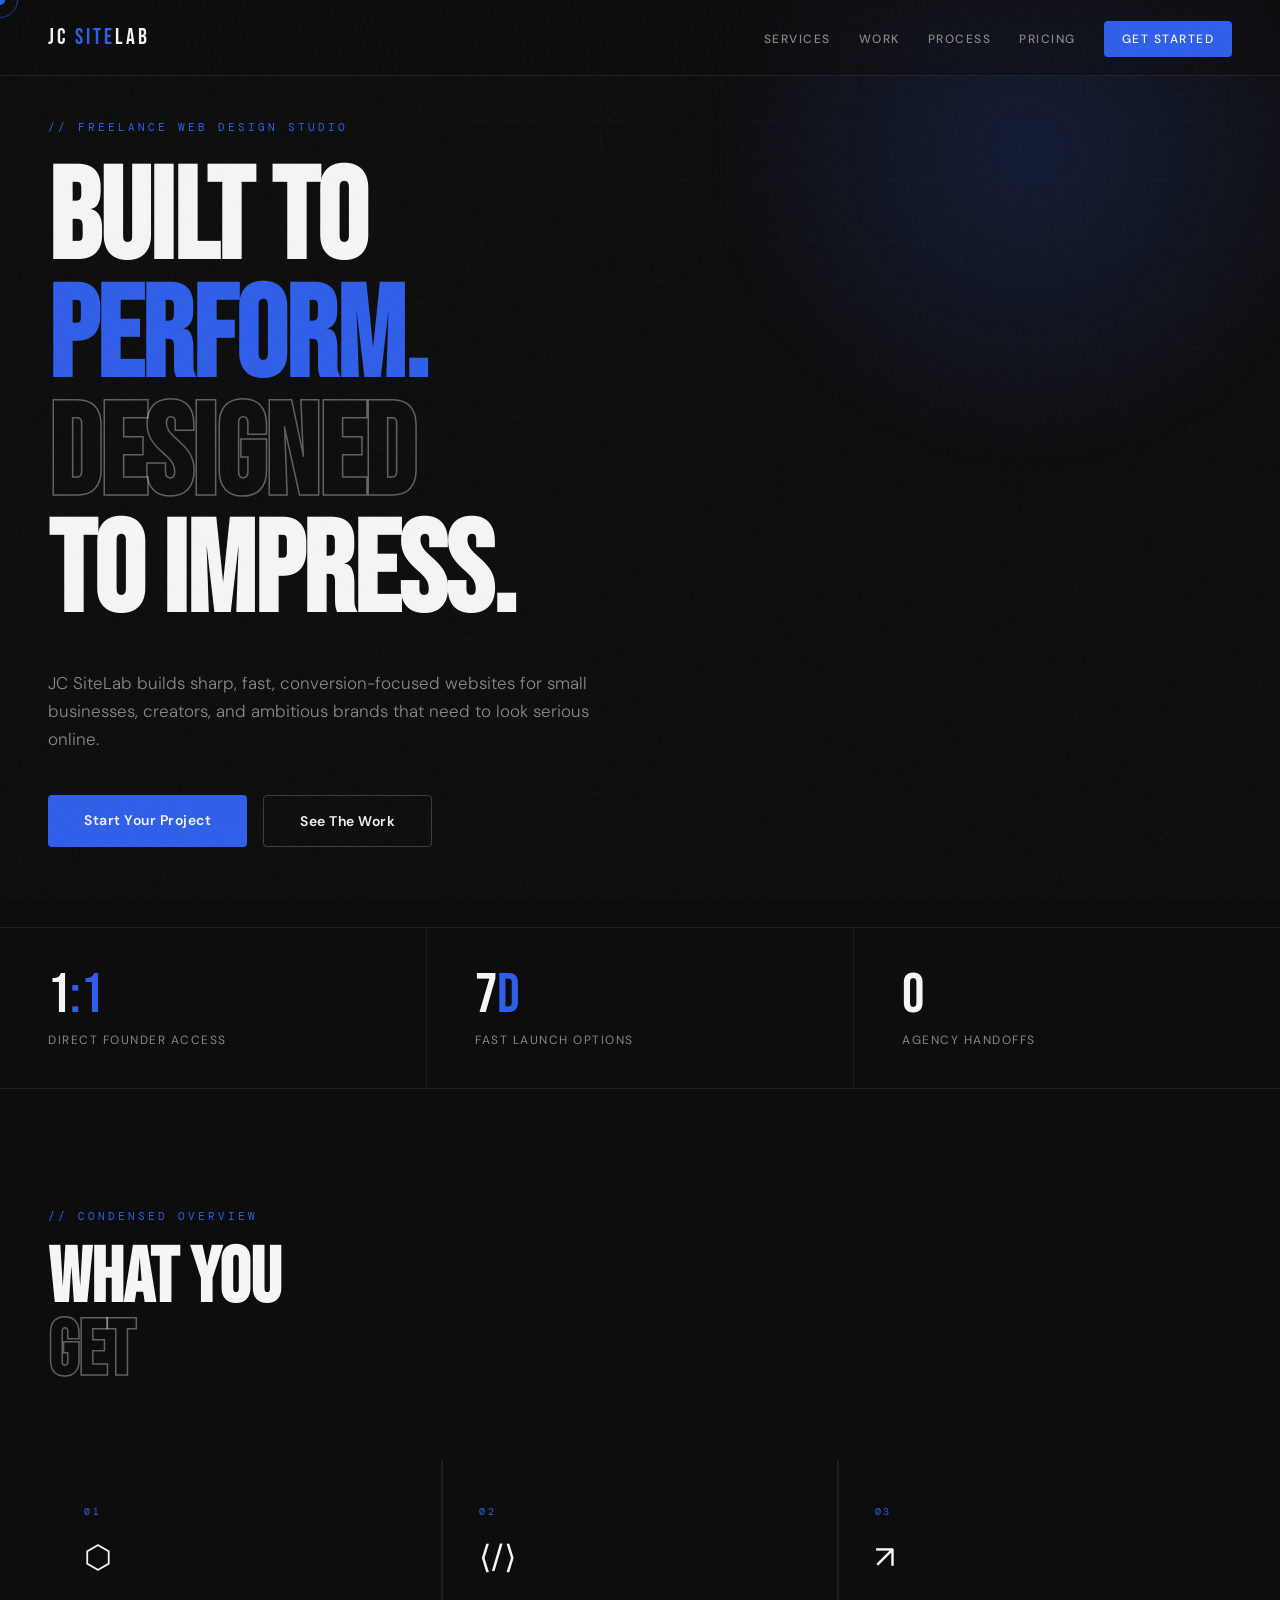
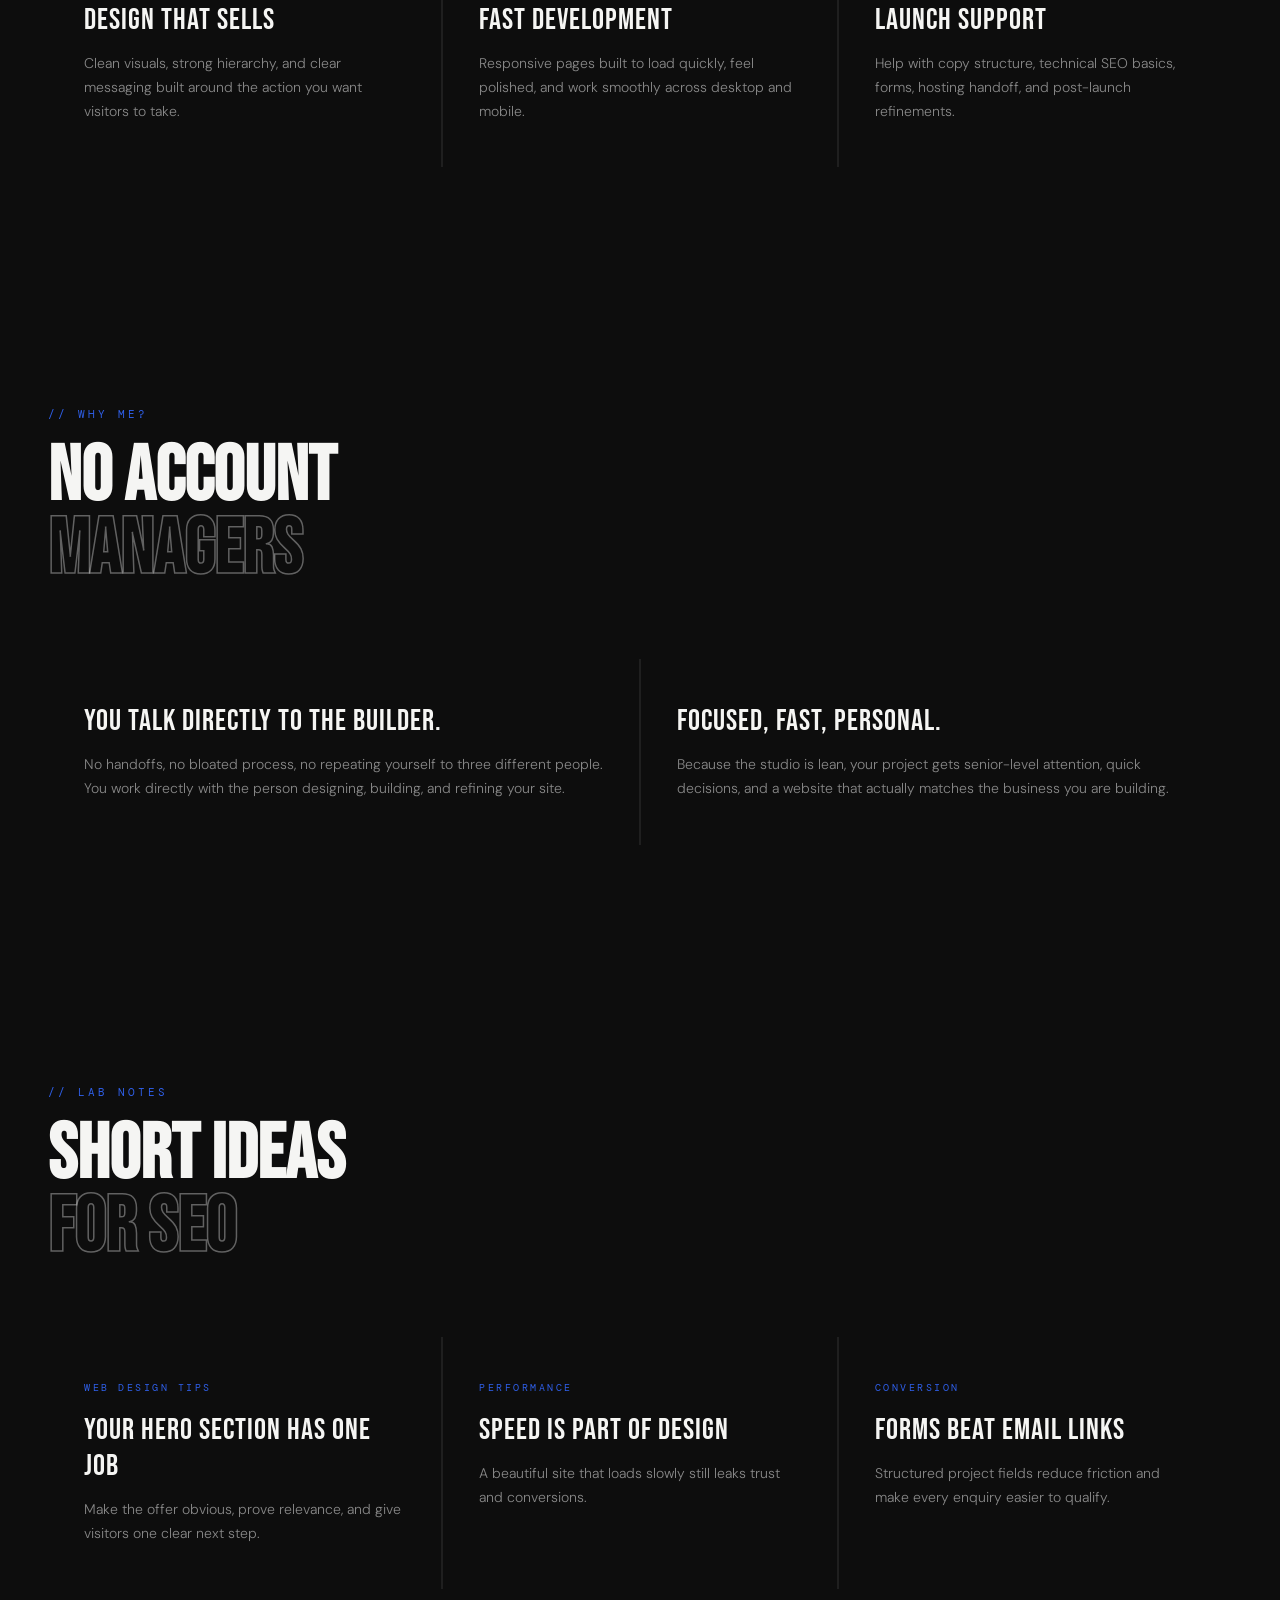
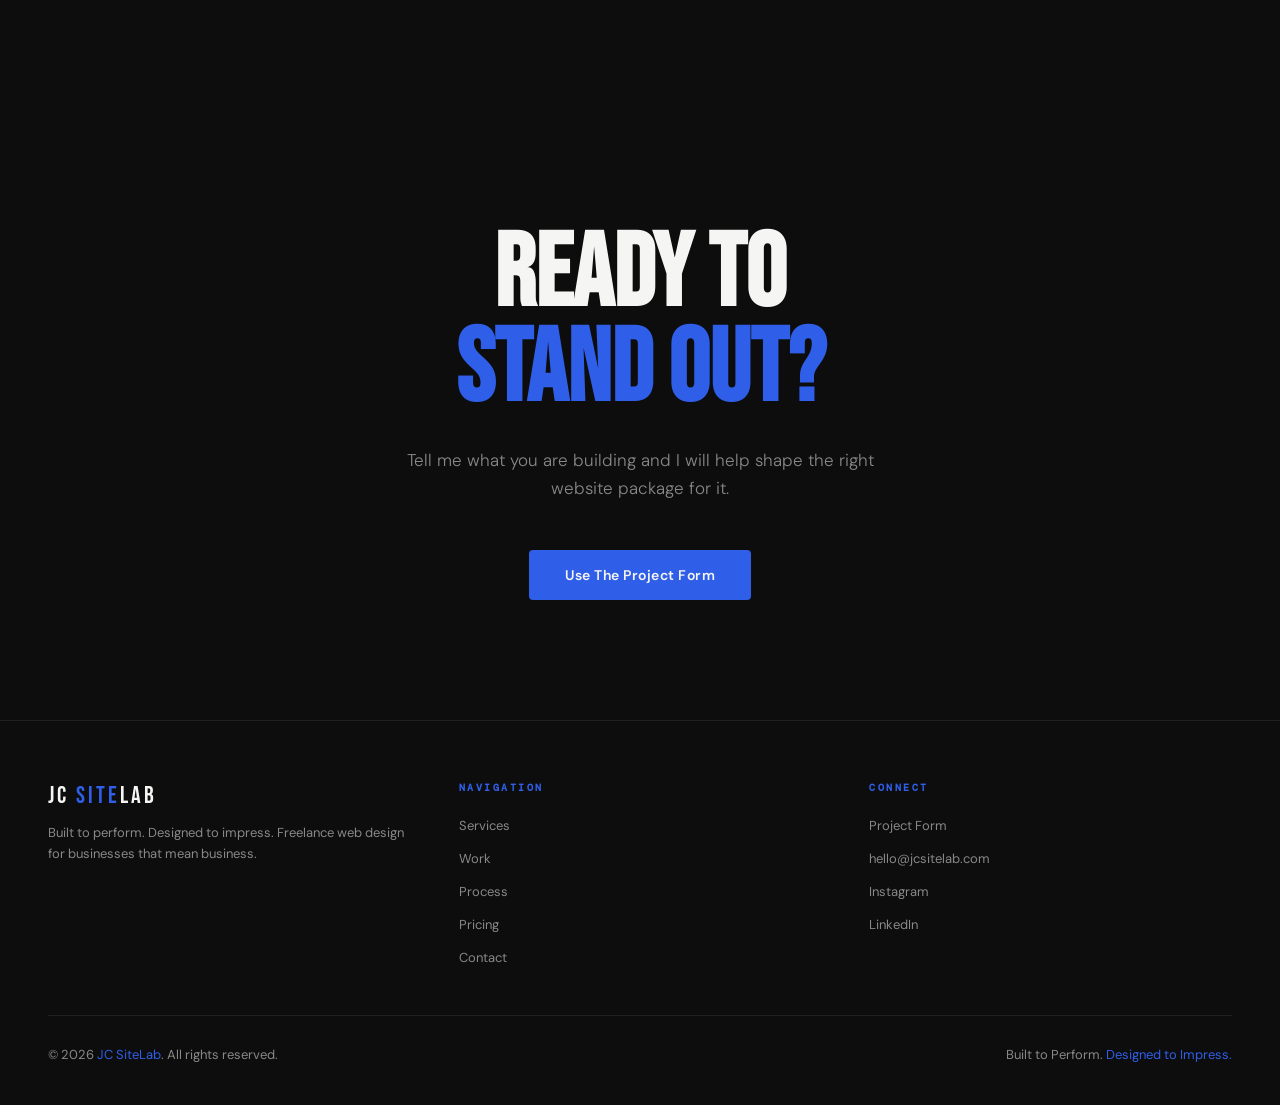
<file: index.html>
﻿<!DOCTYPE html>
<html lang="en">
<head>
<meta charset="UTF-8">
<meta name="viewport" content="width=device-width, initial-scale=1.0">
<title>JC SiteLab — Built to Perform. Designed to Impress.</title>
<link rel="preconnect" href="https://fonts.googleapis.com">
<link href="https://fonts.googleapis.com/css2?family=Bebas+Neue&family=DM+Sans:wght@300;400;500;600&family=DM+Mono:wght@400;500&display=swap" rel="stylesheet">
<link rel="stylesheet" href="style.css">
</head>
<body>
<div class="cursor" id="cursor"></div><div class="cursor-ring" id="cursorRing"></div>
<div class="page-shell">
<nav><a href="index.html" class="nav-logo">JC <span>SITE</span>LAB</a><ul><li><a href="services.html">Services</a></li><li><a href="work.html">Work</a></li><li><a href="process.html">Process</a></li><li><a href="pricing.html">Pricing</a></li><li><a href="contact.html" class="nav-cta">Get Started</a></li></ul></nav>
<section class="hero"><div class="hero-bg-grid"></div><div class="hero-glow"></div><p class="hero-eyebrow">// Freelance Web Design Studio</p><h1>BUILT TO<br><span class="blue">PERFORM.</span><br><span class="outline">DESIGNED</span><br>TO IMPRESS.</h1><p class="hero-sub">JC SiteLab builds sharp, fast, conversion-focused websites for small businesses, creators, and ambitious brands that need to look serious online.</p><div class="hero-actions"><a href="contact.html" class="btn-primary">Start Your Project</a><a href="work.html" class="btn-ghost">See The Work</a></div></section>
<div class="stats-bar"><div class="stat reveal"><div class="stat-num">1<span>:1</span></div><div class="stat-label">Direct Founder Access</div></div><div class="stat reveal reveal-delay-1"><div class="stat-num">7<span>d</span></div><div class="stat-label">Fast Launch Options</div></div><div class="stat reveal reveal-delay-2"><div class="stat-num">0</div><div class="stat-label">Agency Handoffs</div></div></div>
<section class="section"><p class="section-label reveal">// Condensed Overview</p><h2 class="section-title reveal">WHAT YOU<br><span class="outline">GET</span></h2><div class="services-grid"><div class="service-card reveal"><div class="service-num">01</div><span class="service-icon">⬡</span><div class="service-title">Design That Sells</div><p class="service-desc">Clean visuals, strong hierarchy, and clear messaging built around the action you want visitors to take.</p></div><div class="service-card reveal reveal-delay-1"><div class="service-num">02</div><span class="service-icon">⟨/⟩</span><div class="service-title">Fast Development</div><p class="service-desc">Responsive pages built to load quickly, feel polished, and work smoothly across desktop and mobile.</p></div><div class="service-card reveal reveal-delay-2"><div class="service-num">03</div><span class="service-icon">↗</span><div class="service-title">Launch Support</div><p class="service-desc">Help with copy structure, technical SEO basics, forms, hosting handoff, and post-launch refinements.</p></div></div></section>
<section class="section"><p class="section-label reveal">// Why Me?</p><h2 class="section-title reveal">NO ACCOUNT<br><span class="outline">MANAGERS</span></h2><div class="grid-2"><div class="why-card reveal"><div class="service-title">You talk directly to the builder.</div><p>No handoffs, no bloated process, no repeating yourself to three different people. You work directly with the person designing, building, and refining your site.</p></div><div class="why-card reveal reveal-delay-1"><div class="service-title">Focused, fast, personal.</div><p>Because the studio is lean, your project gets senior-level attention, quick decisions, and a website that actually matches the business you are building.</p></div></div></section>
<section class="section"><p class="section-label reveal">// Lab Notes</p><h2 class="section-title reveal">SHORT IDEAS<br><span class="outline">FOR SEO</span></h2><div class="lab-grid"><article class="lab-card reveal"><div class="portfolio-tag">Web Design Tips</div><div class="lab-title">Your hero section has one job</div><p class="lab-desc">Make the offer obvious, prove relevance, and give visitors one clear next step.</p></article><article class="lab-card reveal reveal-delay-1"><div class="portfolio-tag">Performance</div><div class="lab-title">Speed is part of design</div><p class="lab-desc">A beautiful site that loads slowly still leaks trust and conversions.</p></article><article class="lab-card reveal reveal-delay-2"><div class="portfolio-tag">Conversion</div><div class="lab-title">Forms beat email links</div><p class="lab-desc">Structured project fields reduce friction and make every enquiry easier to qualify.</p></article></div></section>
<section class="cta-section"><h2 class="reveal">READY TO<br><span class="blue">STAND OUT?</span></h2><p class="reveal reveal-delay-1">Tell me what you are building and I will help shape the right website package for it.</p><a href="contact.html" class="btn-primary reveal reveal-delay-2">Use The Project Form</a></section>
<footer><div class="footer-brand"><div class="logo">JC <span>SITE</span>LAB</div><p>Built to perform. Designed to impress. Freelance web design for businesses that mean business.</p></div><div class="footer-links"><h4>Navigation</h4><ul><li><a href="services.html">Services</a></li><li><a href="work.html">Work</a></li><li><a href="process.html">Process</a></li><li><a href="pricing.html">Pricing</a></li><li><a href="contact.html">Contact</a></li></ul></div><div class="footer-links"><h4>Connect</h4><ul><li><a href="contact.html">Project Form</a></li><li><a href="mailto:hello@jcsitelab.com">hello@jcsitelab.com</a></li><li><a href="#">Instagram</a></li><li><a href="#">LinkedIn</a></li></ul></div><div class="footer-bottom"><p>© 2026 <span>JC SiteLab</span>. All rights reserved.</p><p>Built to Perform. <span>Designed to Impress.</span></p></div></footer>
</div><script src="script.js"></script>
</body>
</html>
</file>
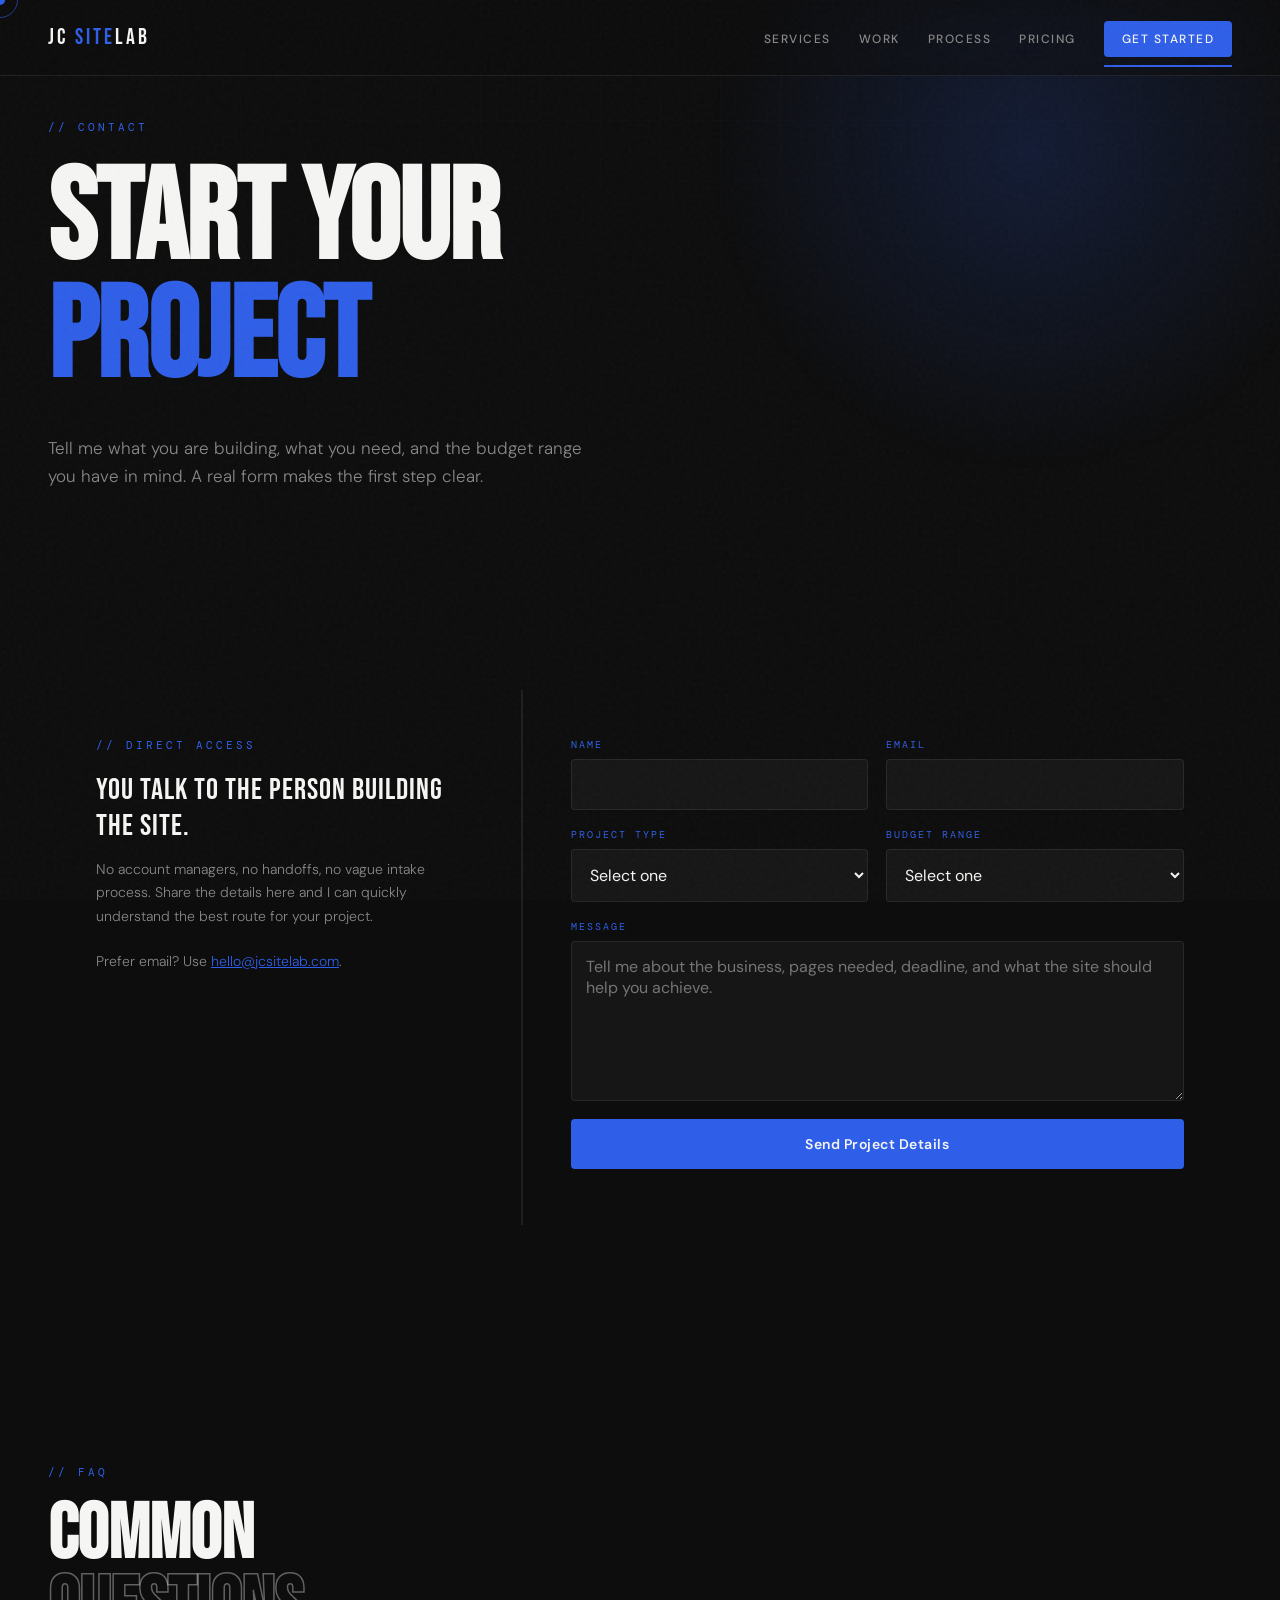
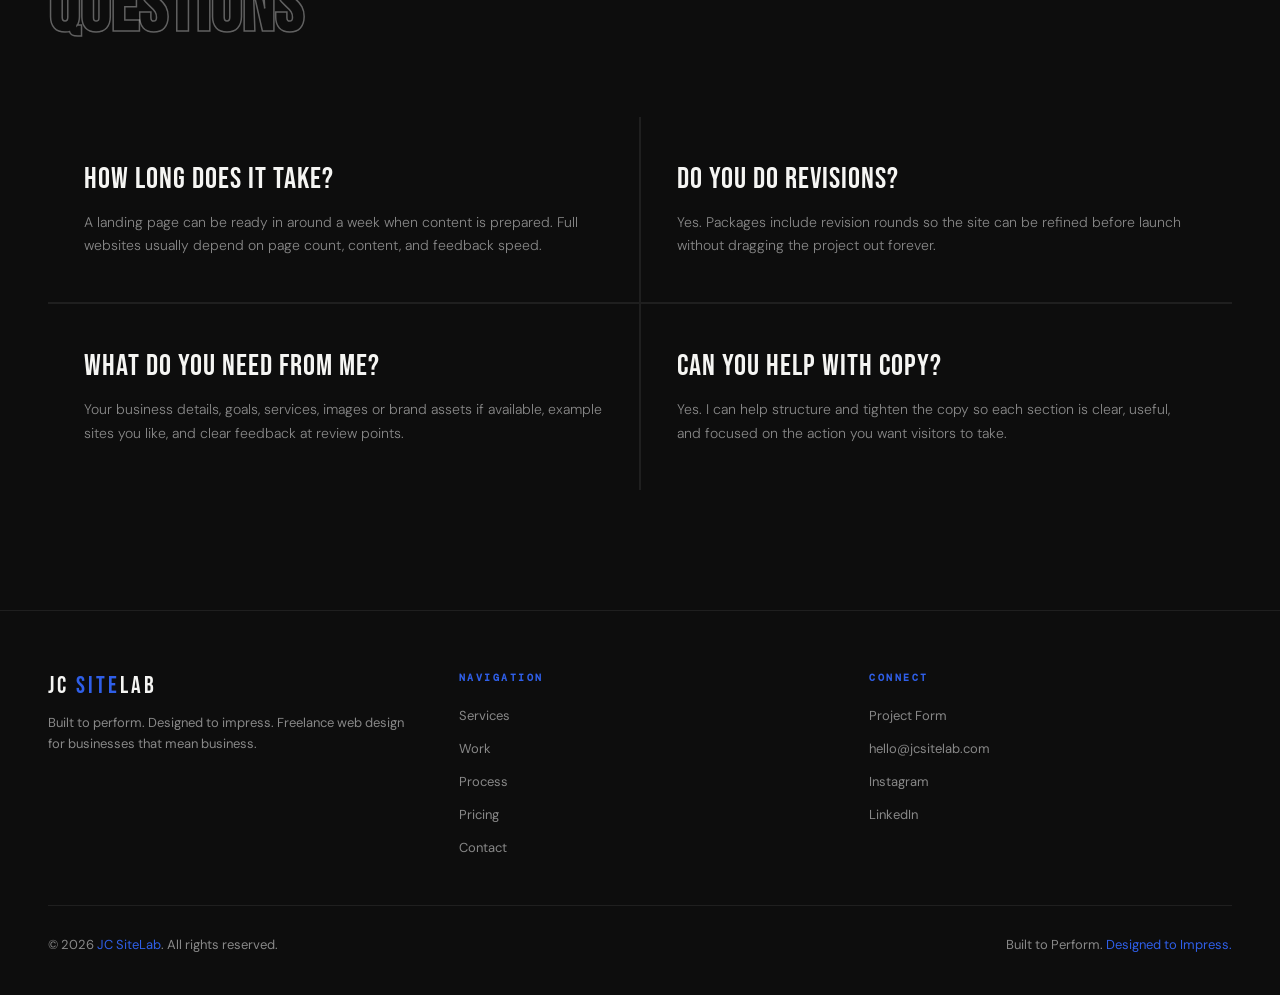
<file: contact.html>
<!DOCTYPE html>
<html lang="en">
<head>
<meta charset="UTF-8">
<meta name="viewport" content="width=device-width, initial-scale=1.0">
<title>Contact — JC SiteLab</title>
<link rel="preconnect" href="https://fonts.googleapis.com">
<link href="https://fonts.googleapis.com/css2?family=Bebas+Neue&family=DM+Sans:wght@300;400;500;600&family=DM+Mono:wght@400;500&display=swap" rel="stylesheet">
<link rel="stylesheet" href="style.css">
</head>
<body>
<div class="cursor" id="cursor"></div><div class="cursor-ring" id="cursorRing"></div>
<div class="page-shell">
<nav><a href="index.html" class="nav-logo">JC <span>SITE</span>LAB</a><ul><li><a href="services.html">Services</a></li><li><a href="work.html">Work</a></li><li><a href="process.html">Process</a></li><li><a href="pricing.html">Pricing</a></li><li><a href="contact.html" class="nav-cta">Get Started</a></li></ul></nav>
<section class="hero compact"><div class="hero-bg-grid"></div><div class="hero-glow"></div><p class="hero-eyebrow">// Contact</p><h1>START YOUR<br><span class="blue">PROJECT</span></h1><p class="hero-sub">Tell me what you are building, what you need, and the budget range you have in mind. A real form makes the first step clear.</p></section>
<section class="section"><div class="contact-wrap"><div class="contact-panel reveal"><p class="section-label">// Direct Access</p><div class="service-title">You talk to the person building the site.</div><p class="service-desc">No account managers, no handoffs, no vague intake process. Share the details here and I can quickly understand the best route for your project.</p><br><p class="service-desc">Prefer email? Use <a href="mailto:hello@jcsitelab.com" class="blue">hello@jcsitelab.com</a>.</p></div><div class="contact-form reveal reveal-delay-1"><form><div class="form-grid"><div class="field"><label for="name">Name</label><input id="name" name="name" type="text" required></div><div class="field"><label for="email">Email</label><input id="email" name="email" type="email" required></div><div class="field"><label for="project-type">Project Type</label><select id="project-type" name="project-type" required><option value="">Select one</option><option>New website</option><option>Website refresh</option><option>Landing page</option><option>Portfolio site</option><option>Other</option></select></div><div class="field"><label for="budget">Budget Range</label><select id="budget" name="budget" required><option value="">Select one</option><option>Under £500</option><option>£500 — £1,000</option><option>£1,000 — £2,000</option><option>£2,000+</option><option>Not sure yet</option></select></div><div class="field full"><label for="message">Message</label><textarea id="message" name="message" placeholder="Tell me about the business, pages needed, deadline, and what the site should help you achieve." required></textarea></div><div class="field full"><button class="btn-primary" type="submit">Send Project Details</button><p class="form-status service-desc" aria-live="polite"></p></div></div></form></div></div></section>
<section class="section"><p class="section-label reveal">// FAQ</p><h2 class="section-title reveal">COMMON<br><span class="outline">QUESTIONS</span></h2><div class="faq-grid"><div class="faq-item reveal"><div class="faq-question">How long does it take?</div><p class="faq-answer">A landing page can be ready in around a week when content is prepared. Full websites usually depend on page count, content, and feedback speed.</p></div><div class="faq-item reveal reveal-delay-1"><div class="faq-question">Do you do revisions?</div><p class="faq-answer">Yes. Packages include revision rounds so the site can be refined before launch without dragging the project out forever.</p></div><div class="faq-item reveal"><div class="faq-question">What do you need from me?</div><p class="faq-answer">Your business details, goals, services, images or brand assets if available, example sites you like, and clear feedback at review points.</p></div><div class="faq-item reveal reveal-delay-1"><div class="faq-question">Can you help with copy?</div><p class="faq-answer">Yes. I can help structure and tighten the copy so each section is clear, useful, and focused on the action you want visitors to take.</p></div></div></section>
<footer><div class="footer-brand"><div class="logo">JC <span>SITE</span>LAB</div><p>Built to perform. Designed to impress. Freelance web design for businesses that mean business.</p></div><div class="footer-links"><h4>Navigation</h4><ul><li><a href="services.html">Services</a></li><li><a href="work.html">Work</a></li><li><a href="process.html">Process</a></li><li><a href="pricing.html">Pricing</a></li><li><a href="contact.html">Contact</a></li></ul></div><div class="footer-links"><h4>Connect</h4><ul><li><a href="contact.html">Project Form</a></li><li><a href="mailto:hello@jcsitelab.com">hello@jcsitelab.com</a></li><li><a href="#">Instagram</a></li><li><a href="#">LinkedIn</a></li></ul></div><div class="footer-bottom"><p>© 2026 <span>JC SiteLab</span>. All rights reserved.</p><p>Built to Perform. <span>Designed to Impress.</span></p></div></footer>
</div><script src="script.js"></script>
</body>
</html>
</file>
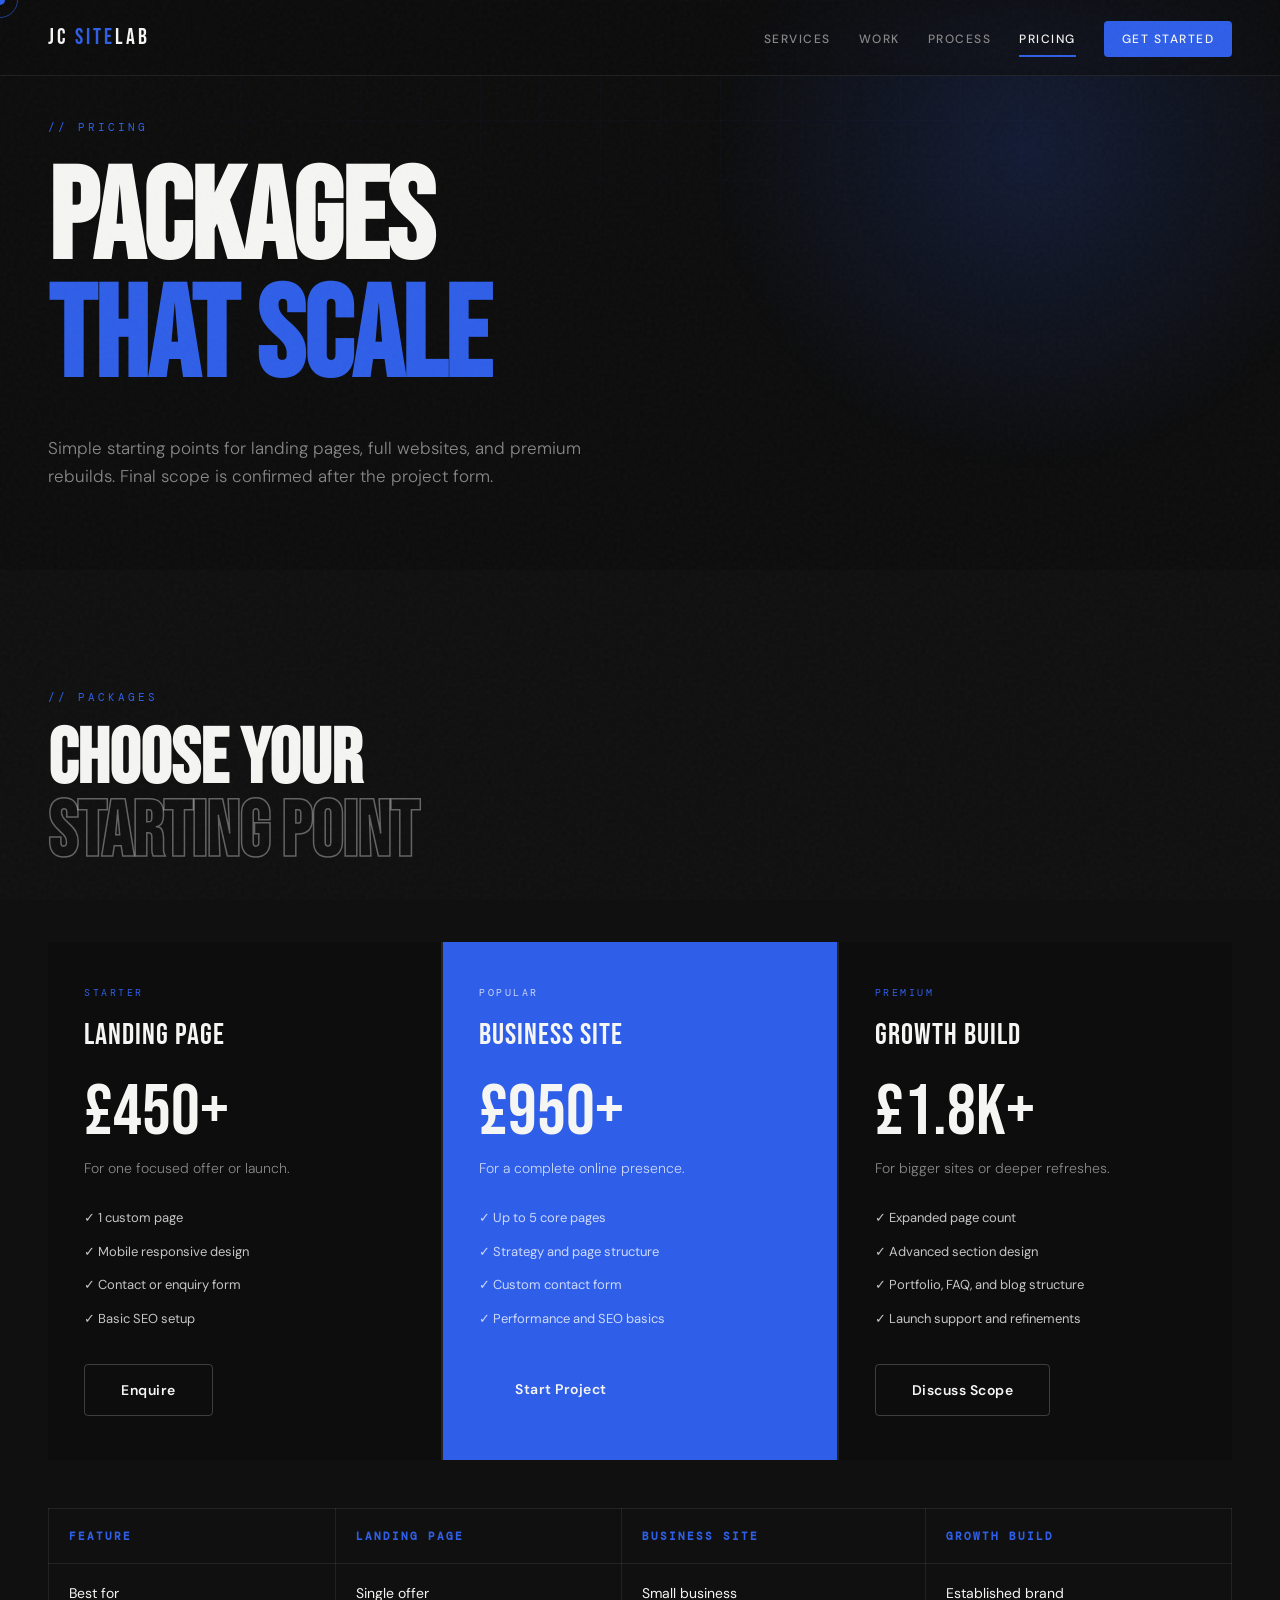
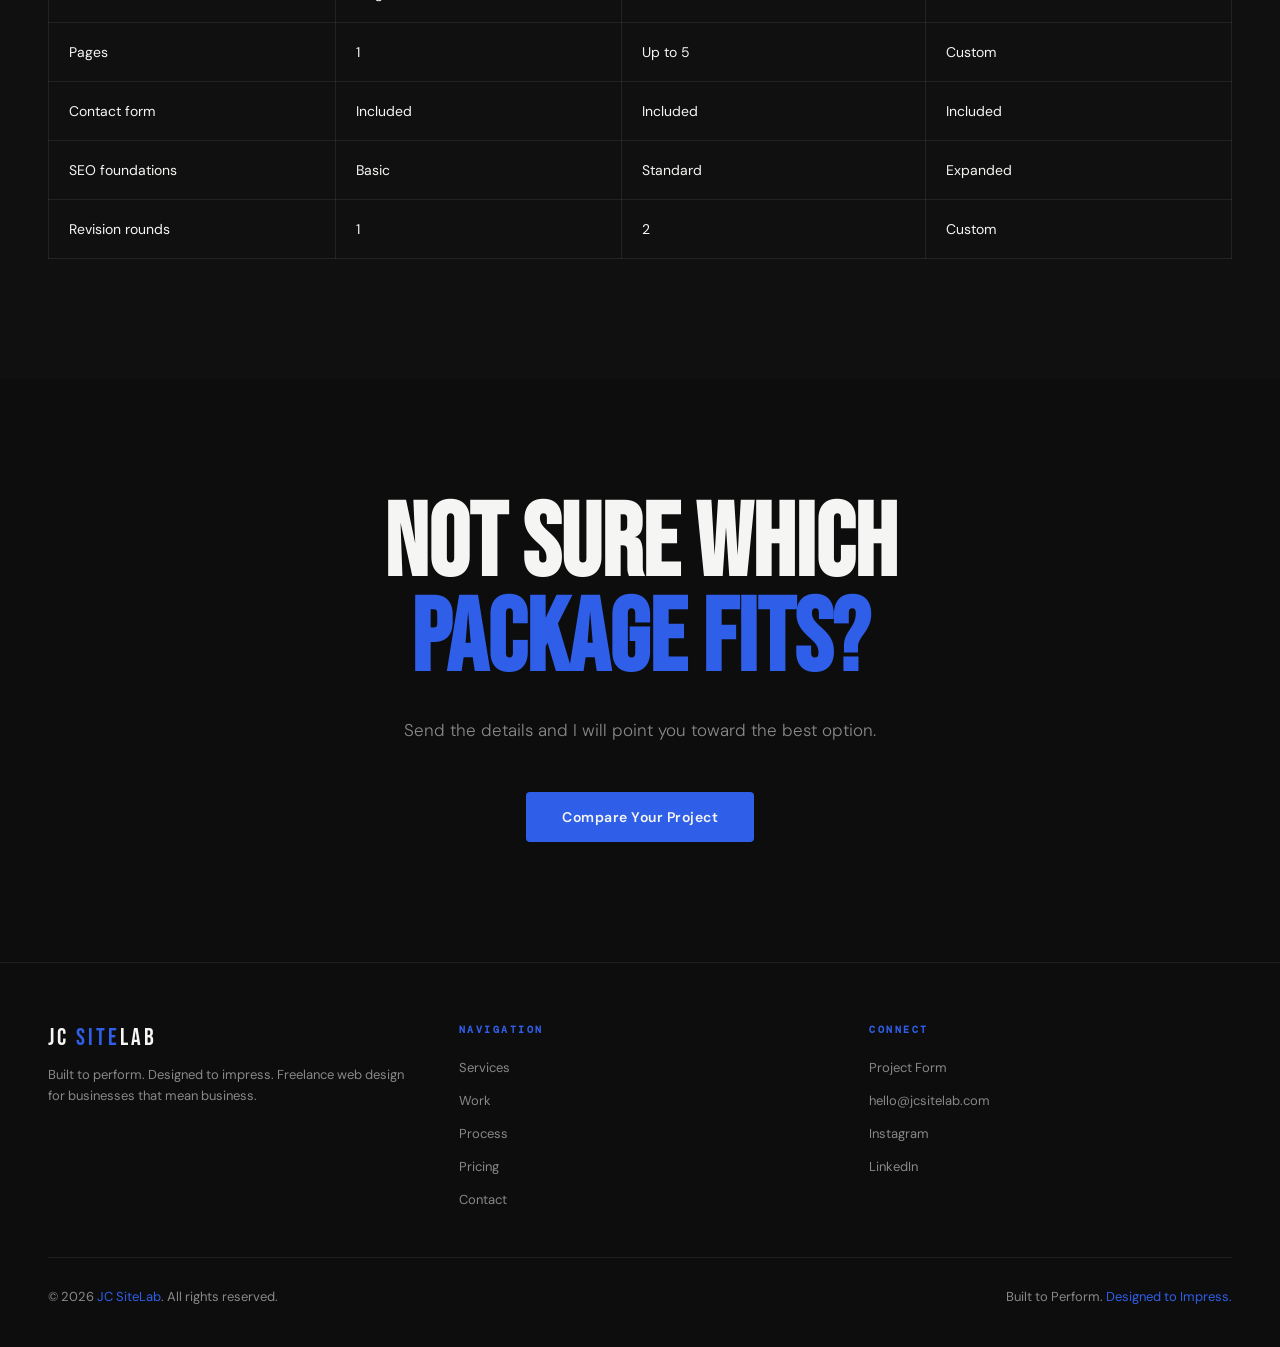
<file: pricing.html>
<!DOCTYPE html>
<html lang="en">
<head>
<meta charset="UTF-8">
<meta name="viewport" content="width=device-width, initial-scale=1.0">
<title>Pricing — JC SiteLab</title>
<link rel="preconnect" href="https://fonts.googleapis.com">
<link href="https://fonts.googleapis.com/css2?family=Bebas+Neue&family=DM+Sans:wght@300;400;500;600&family=DM+Mono:wght@400;500&display=swap" rel="stylesheet">
<link rel="stylesheet" href="style.css">
</head>
<body>
<div class="cursor" id="cursor"></div><div class="cursor-ring" id="cursorRing"></div>
<div class="page-shell">
<nav><a href="index.html" class="nav-logo">JC <span>SITE</span>LAB</a><ul><li><a href="services.html">Services</a></li><li><a href="work.html">Work</a></li><li><a href="process.html">Process</a></li><li><a href="pricing.html">Pricing</a></li><li><a href="contact.html" class="nav-cta">Get Started</a></li></ul></nav>
<section class="hero compact"><div class="hero-bg-grid"></div><div class="hero-glow"></div><p class="hero-eyebrow">// Pricing</p><h1>PACKAGES<br><span class="blue">THAT SCALE</span></h1><p class="hero-sub">Simple starting points for landing pages, full websites, and premium rebuilds. Final scope is confirmed after the project form.</p></section>
<section class="pricing"><p class="section-label reveal">// Packages</p><h2 class="section-title reveal">CHOOSE YOUR<br><span class="outline">STARTING POINT</span></h2><div class="pricing-grid"><div class="pricing-card reveal"><div class="plan-badge">Starter</div><div class="plan-name">Landing Page</div><div class="plan-price">£450+</div><p class="plan-period">For one focused offer or launch.</p><ul class="plan-features"><li>✓ 1 custom page</li><li>✓ Mobile responsive design</li><li>✓ Contact or enquiry form</li><li>✓ Basic SEO setup</li></ul><a href="contact.html" class="btn-ghost">Enquire</a></div><div class="pricing-card featured reveal reveal-delay-1"><div class="plan-badge">Popular</div><div class="plan-name">Business Site</div><div class="plan-price">£950+</div><p class="plan-period">For a complete online presence.</p><ul class="plan-features"><li>✓ Up to 5 core pages</li><li>✓ Strategy and page structure</li><li>✓ Custom contact form</li><li>✓ Performance and SEO basics</li></ul><a href="contact.html" class="btn-primary">Start Project</a></div><div class="pricing-card reveal reveal-delay-2"><div class="plan-badge">Premium</div><div class="plan-name">Growth Build</div><div class="plan-price">£1.8k+</div><p class="plan-period">For bigger sites or deeper refreshes.</p><ul class="plan-features"><li>✓ Expanded page count</li><li>✓ Advanced section design</li><li>✓ Portfolio, FAQ, and blog structure</li><li>✓ Launch support and refinements</li></ul><a href="contact.html" class="btn-ghost">Discuss Scope</a></div></div><table class="comparison reveal"><thead><tr><th>Feature</th><th>Landing Page</th><th>Business Site</th><th>Growth Build</th></tr></thead><tbody><tr><td>Best for</td><td>Single offer</td><td>Small business</td><td>Established brand</td></tr><tr><td>Pages</td><td>1</td><td>Up to 5</td><td>Custom</td></tr><tr><td>Contact form</td><td>Included</td><td>Included</td><td>Included</td></tr><tr><td>SEO foundations</td><td>Basic</td><td>Standard</td><td>Expanded</td></tr><tr><td>Revision rounds</td><td>1</td><td>2</td><td>Custom</td></tr></tbody></table></section>
<section class="cta-section"><h2 class="reveal">NOT SURE WHICH<br><span class="blue">PACKAGE FITS?</span></h2><p class="reveal reveal-delay-1">Send the details and I will point you toward the best option.</p><a href="contact.html" class="btn-primary reveal reveal-delay-2">Compare Your Project</a></section>
<footer><div class="footer-brand"><div class="logo">JC <span>SITE</span>LAB</div><p>Built to perform. Designed to impress. Freelance web design for businesses that mean business.</p></div><div class="footer-links"><h4>Navigation</h4><ul><li><a href="services.html">Services</a></li><li><a href="work.html">Work</a></li><li><a href="process.html">Process</a></li><li><a href="pricing.html">Pricing</a></li><li><a href="contact.html">Contact</a></li></ul></div><div class="footer-links"><h4>Connect</h4><ul><li><a href="contact.html">Project Form</a></li><li><a href="mailto:hello@jcsitelab.com">hello@jcsitelab.com</a></li><li><a href="#">Instagram</a></li><li><a href="#">LinkedIn</a></li></ul></div><div class="footer-bottom"><p>© 2026 <span>JC SiteLab</span>. All rights reserved.</p><p>Built to Perform. <span>Designed to Impress.</span></p></div></footer>
</div><script src="script.js"></script>
</body>
</html>
</file>
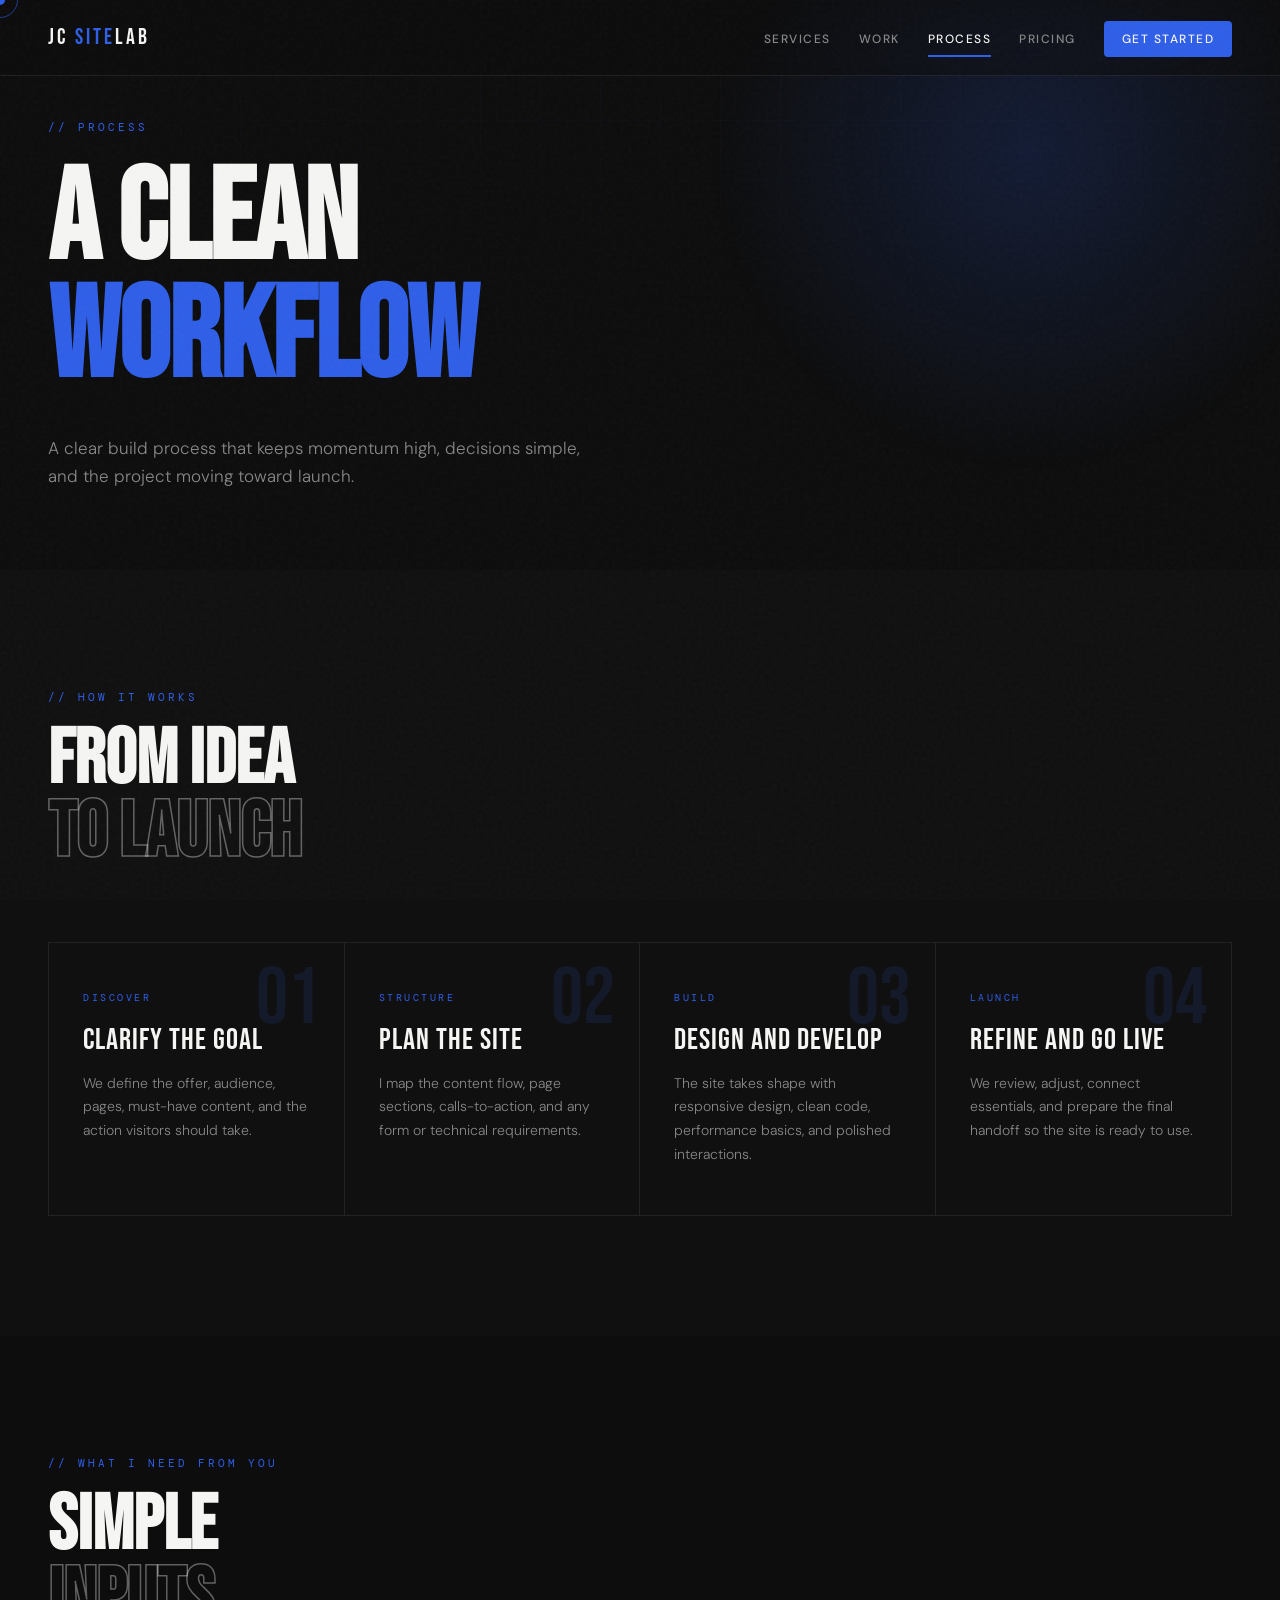
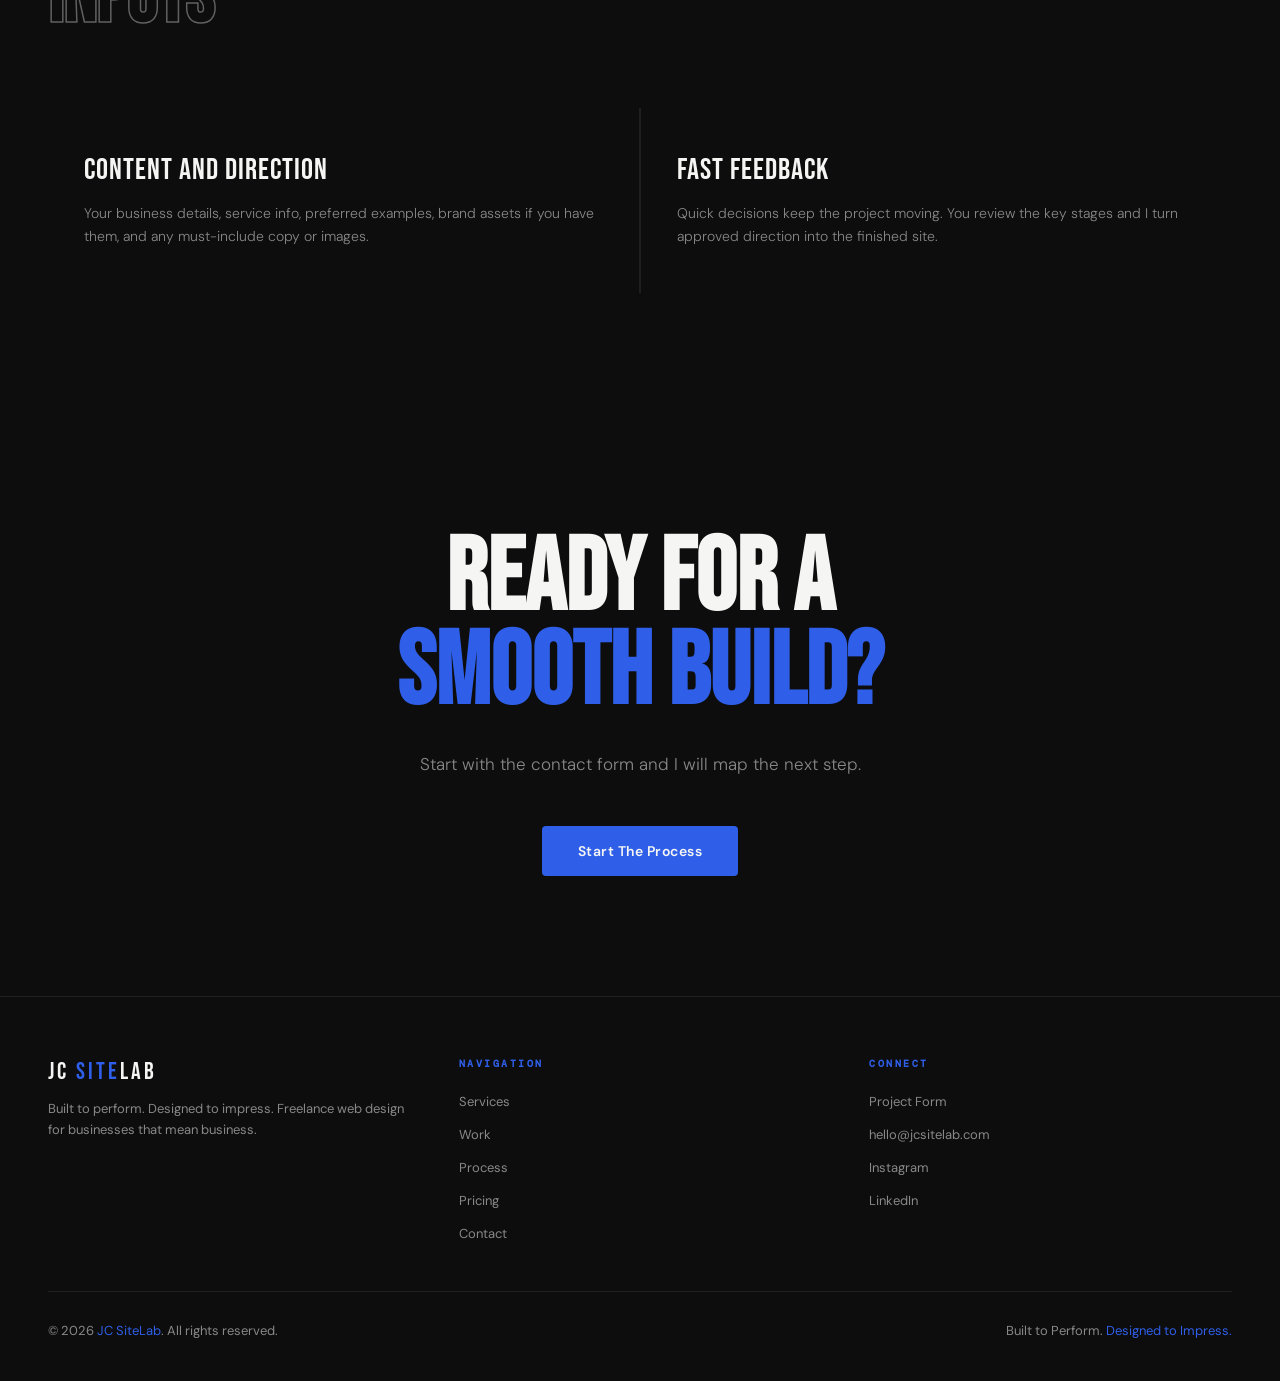
<file: process.html>
<!DOCTYPE html>
<html lang="en">
<head>
<meta charset="UTF-8">
<meta name="viewport" content="width=device-width, initial-scale=1.0">
<title>Process — JC SiteLab</title>
<link rel="preconnect" href="https://fonts.googleapis.com">
<link href="https://fonts.googleapis.com/css2?family=Bebas+Neue&family=DM+Sans:wght@300;400;500;600&family=DM+Mono:wght@400;500&display=swap" rel="stylesheet">
<link rel="stylesheet" href="style.css">
</head>
<body>
<div class="cursor" id="cursor"></div><div class="cursor-ring" id="cursorRing"></div>
<div class="page-shell">
<nav><a href="index.html" class="nav-logo">JC <span>SITE</span>LAB</a><ul><li><a href="services.html">Services</a></li><li><a href="work.html">Work</a></li><li><a href="process.html">Process</a></li><li><a href="pricing.html">Pricing</a></li><li><a href="contact.html" class="nav-cta">Get Started</a></li></ul></nav>
<section class="hero compact"><div class="hero-bg-grid"></div><div class="hero-glow"></div><p class="hero-eyebrow">// Process</p><h1>A CLEAN<br><span class="blue">WORKFLOW</span></h1><p class="hero-sub">A clear build process that keeps momentum high, decisions simple, and the project moving toward launch.</p></section>
<section class="process-section"><p class="section-label reveal">// How It Works</p><h2 class="section-title reveal">FROM IDEA<br><span class="outline">TO LAUNCH</span></h2><div class="process-steps"><div class="process-step reveal"><div class="step-number">01</div><div class="step-label">Discover</div><div class="step-title">Clarify the goal</div><p class="step-desc">We define the offer, audience, pages, must-have content, and the action visitors should take.</p></div><div class="process-step reveal reveal-delay-1"><div class="step-number">02</div><div class="step-label">Structure</div><div class="step-title">Plan the site</div><p class="step-desc">I map the content flow, page sections, calls-to-action, and any form or technical requirements.</p></div><div class="process-step reveal reveal-delay-2"><div class="step-number">03</div><div class="step-label">Build</div><div class="step-title">Design and develop</div><p class="step-desc">The site takes shape with responsive design, clean code, performance basics, and polished interactions.</p></div><div class="process-step reveal reveal-delay-3"><div class="step-number">04</div><div class="step-label">Launch</div><div class="step-title">Refine and go live</div><p class="step-desc">We review, adjust, connect essentials, and prepare the final handoff so the site is ready to use.</p></div></div></section>
<section class="section"><p class="section-label reveal">// What I Need From You</p><h2 class="section-title reveal">SIMPLE<br><span class="outline">INPUTS</span></h2><div class="grid-2"><div class="why-card reveal"><div class="service-title">Content and direction</div><p>Your business details, service info, preferred examples, brand assets if you have them, and any must-include copy or images.</p></div><div class="why-card reveal reveal-delay-1"><div class="service-title">Fast feedback</div><p>Quick decisions keep the project moving. You review the key stages and I turn approved direction into the finished site.</p></div></div></section>
<section class="cta-section"><h2 class="reveal">READY FOR A<br><span class="blue">SMOOTH BUILD?</span></h2><p class="reveal reveal-delay-1">Start with the contact form and I will map the next step.</p><a href="contact.html" class="btn-primary reveal reveal-delay-2">Start The Process</a></section>
<footer><div class="footer-brand"><div class="logo">JC <span>SITE</span>LAB</div><p>Built to perform. Designed to impress. Freelance web design for businesses that mean business.</p></div><div class="footer-links"><h4>Navigation</h4><ul><li><a href="services.html">Services</a></li><li><a href="work.html">Work</a></li><li><a href="process.html">Process</a></li><li><a href="pricing.html">Pricing</a></li><li><a href="contact.html">Contact</a></li></ul></div><div class="footer-links"><h4>Connect</h4><ul><li><a href="contact.html">Project Form</a></li><li><a href="mailto:hello@jcsitelab.com">hello@jcsitelab.com</a></li><li><a href="#">Instagram</a></li><li><a href="#">LinkedIn</a></li></ul></div><div class="footer-bottom"><p>© 2026 <span>JC SiteLab</span>. All rights reserved.</p><p>Built to Perform. <span>Designed to Impress.</span></p></div></footer>
</div><script src="script.js"></script>
</body>
</html>
</file>
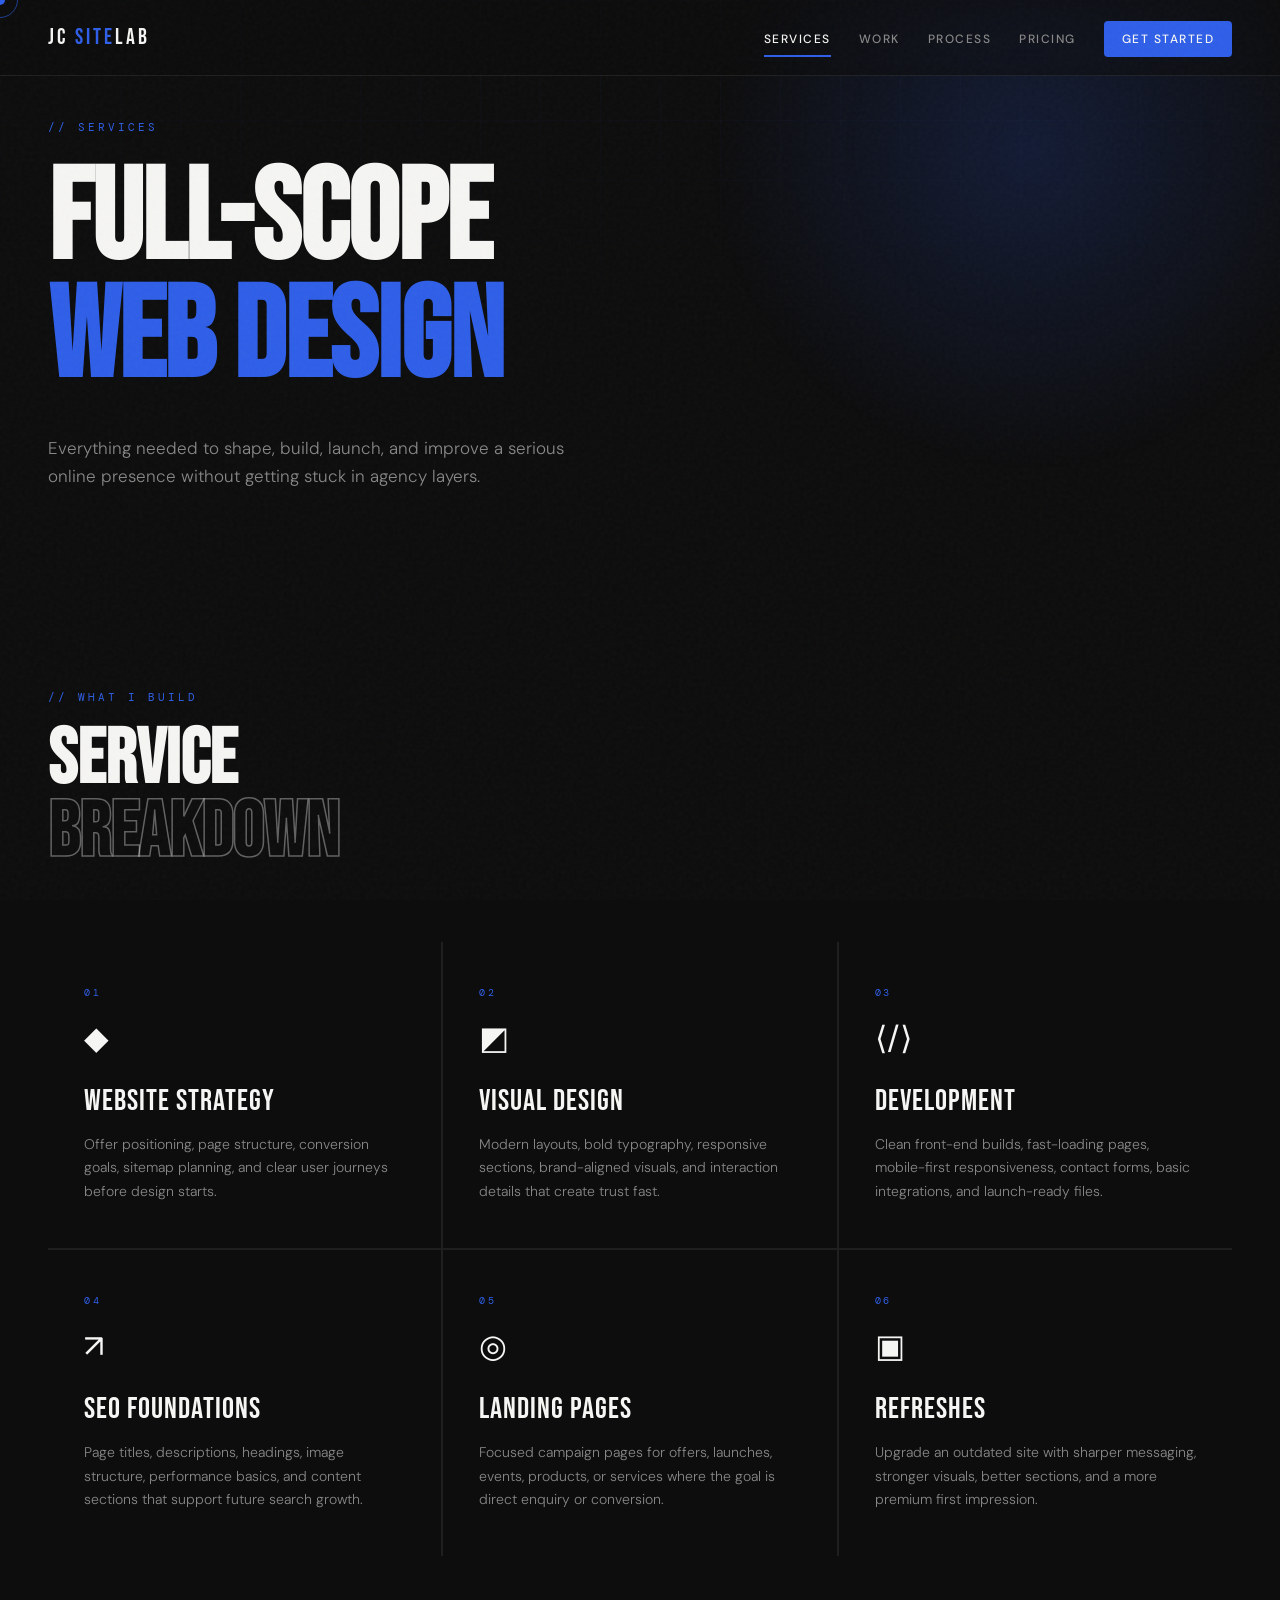
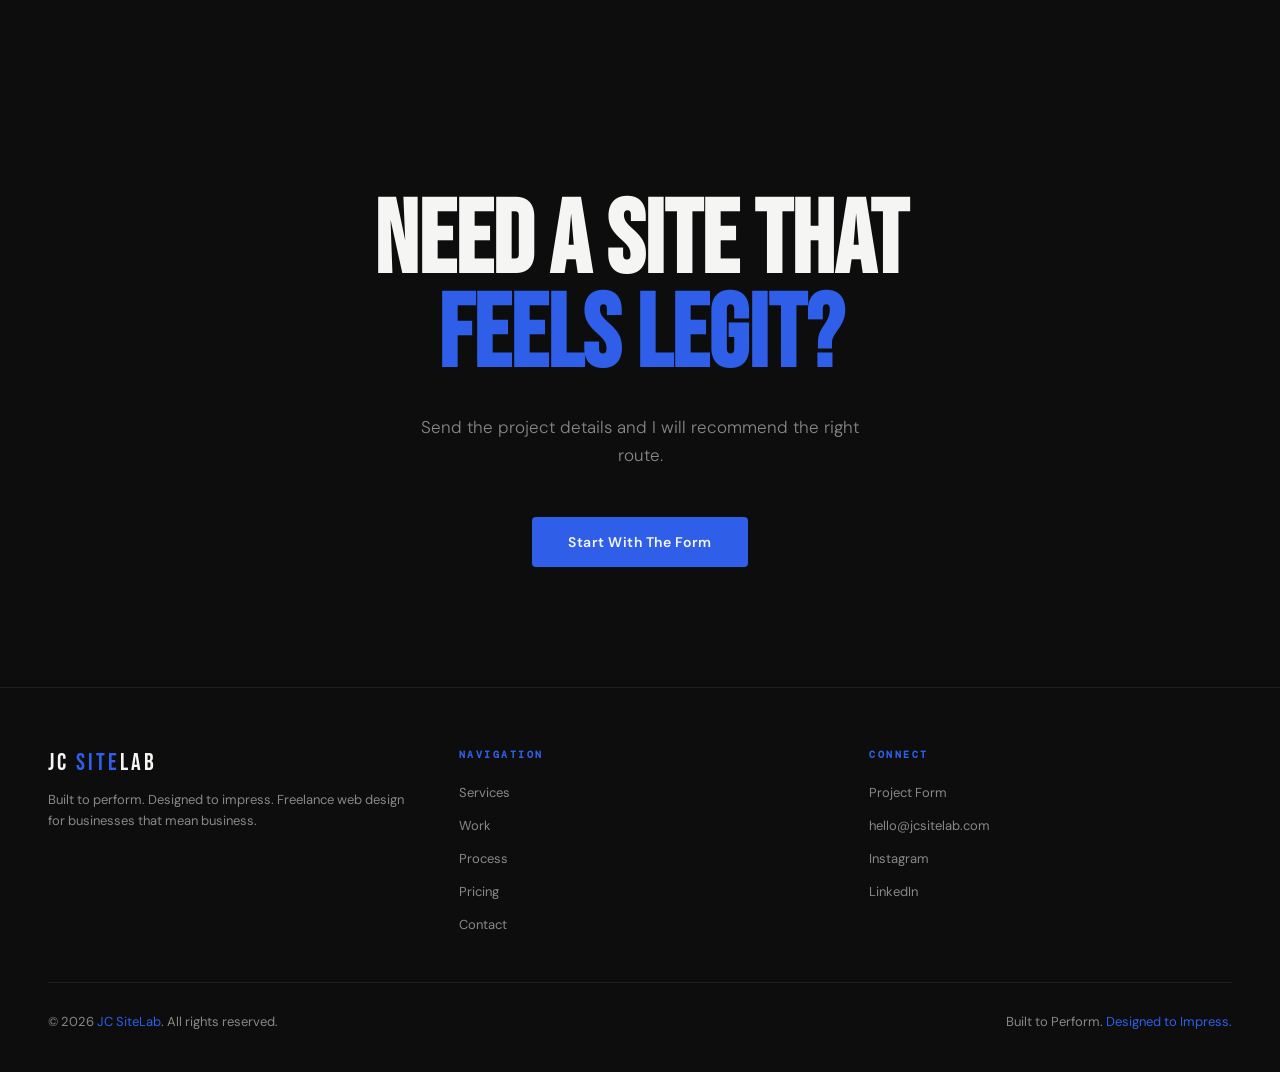
<file: services.html>
<!DOCTYPE html>
<html lang="en">
<head>
<meta charset="UTF-8">
<meta name="viewport" content="width=device-width, initial-scale=1.0">
<title>Services — JC SiteLab</title>
<link rel="preconnect" href="https://fonts.googleapis.com">
<link href="https://fonts.googleapis.com/css2?family=Bebas+Neue&family=DM+Sans:wght@300;400;500;600&family=DM+Mono:wght@400;500&display=swap" rel="stylesheet">
<link rel="stylesheet" href="style.css">
</head>
<body>
<div class="cursor" id="cursor"></div><div class="cursor-ring" id="cursorRing"></div>
<div class="page-shell">
<nav><a href="index.html" class="nav-logo">JC <span>SITE</span>LAB</a><ul><li><a href="services.html">Services</a></li><li><a href="work.html">Work</a></li><li><a href="process.html">Process</a></li><li><a href="pricing.html">Pricing</a></li><li><a href="contact.html" class="nav-cta">Get Started</a></li></ul></nav>
<section class="hero compact"><div class="hero-bg-grid"></div><div class="hero-glow"></div><p class="hero-eyebrow">// Services</p><h1>FULL-SCOPE<br><span class="blue">WEB DESIGN</span></h1><p class="hero-sub">Everything needed to shape, build, launch, and improve a serious online presence without getting stuck in agency layers.</p></section>
<section class="section"><p class="section-label reveal">// What I Build</p><h2 class="section-title reveal">SERVICE<br><span class="outline">BREAKDOWN</span></h2><div class="services-grid"><div class="service-card reveal"><div class="service-num">01</div><span class="service-icon">◆</span><div class="service-title">Website Strategy</div><p class="service-desc">Offer positioning, page structure, conversion goals, sitemap planning, and clear user journeys before design starts.</p></div><div class="service-card reveal reveal-delay-1"><div class="service-num">02</div><span class="service-icon">◩</span><div class="service-title">Visual Design</div><p class="service-desc">Modern layouts, bold typography, responsive sections, brand-aligned visuals, and interaction details that create trust fast.</p></div><div class="service-card reveal reveal-delay-2"><div class="service-num">03</div><span class="service-icon">⟨/⟩</span><div class="service-title">Development</div><p class="service-desc">Clean front-end builds, fast-loading pages, mobile-first responsiveness, contact forms, basic integrations, and launch-ready files.</p></div><div class="service-card reveal"><div class="service-num">04</div><span class="service-icon">↗</span><div class="service-title">SEO Foundations</div><p class="service-desc">Page titles, descriptions, headings, image structure, performance basics, and content sections that support future search growth.</p></div><div class="service-card reveal reveal-delay-1"><div class="service-num">05</div><span class="service-icon">◎</span><div class="service-title">Landing Pages</div><p class="service-desc">Focused campaign pages for offers, launches, events, products, or services where the goal is direct enquiry or conversion.</p></div><div class="service-card reveal reveal-delay-2"><div class="service-num">06</div><span class="service-icon">▣</span><div class="service-title">Refreshes</div><p class="service-desc">Upgrade an outdated site with sharper messaging, stronger visuals, better sections, and a more premium first impression.</p></div></div></section>
<section class="cta-section"><h2 class="reveal">NEED A SITE THAT<br><span class="blue">FEELS LEGIT?</span></h2><p class="reveal reveal-delay-1">Send the project details and I will recommend the right route.</p><a href="contact.html" class="btn-primary reveal reveal-delay-2">Start With The Form</a></section>
<footer><div class="footer-brand"><div class="logo">JC <span>SITE</span>LAB</div><p>Built to perform. Designed to impress. Freelance web design for businesses that mean business.</p></div><div class="footer-links"><h4>Navigation</h4><ul><li><a href="services.html">Services</a></li><li><a href="work.html">Work</a></li><li><a href="process.html">Process</a></li><li><a href="pricing.html">Pricing</a></li><li><a href="contact.html">Contact</a></li></ul></div><div class="footer-links"><h4>Connect</h4><ul><li><a href="contact.html">Project Form</a></li><li><a href="mailto:hello@jcsitelab.com">hello@jcsitelab.com</a></li><li><a href="#">Instagram</a></li><li><a href="#">LinkedIn</a></li></ul></div><div class="footer-bottom"><p>© 2026 <span>JC SiteLab</span>. All rights reserved.</p><p>Built to Perform. <span>Designed to Impress.</span></p></div></footer>
</div><script src="script.js"></script>
</body>
</html>
</file>
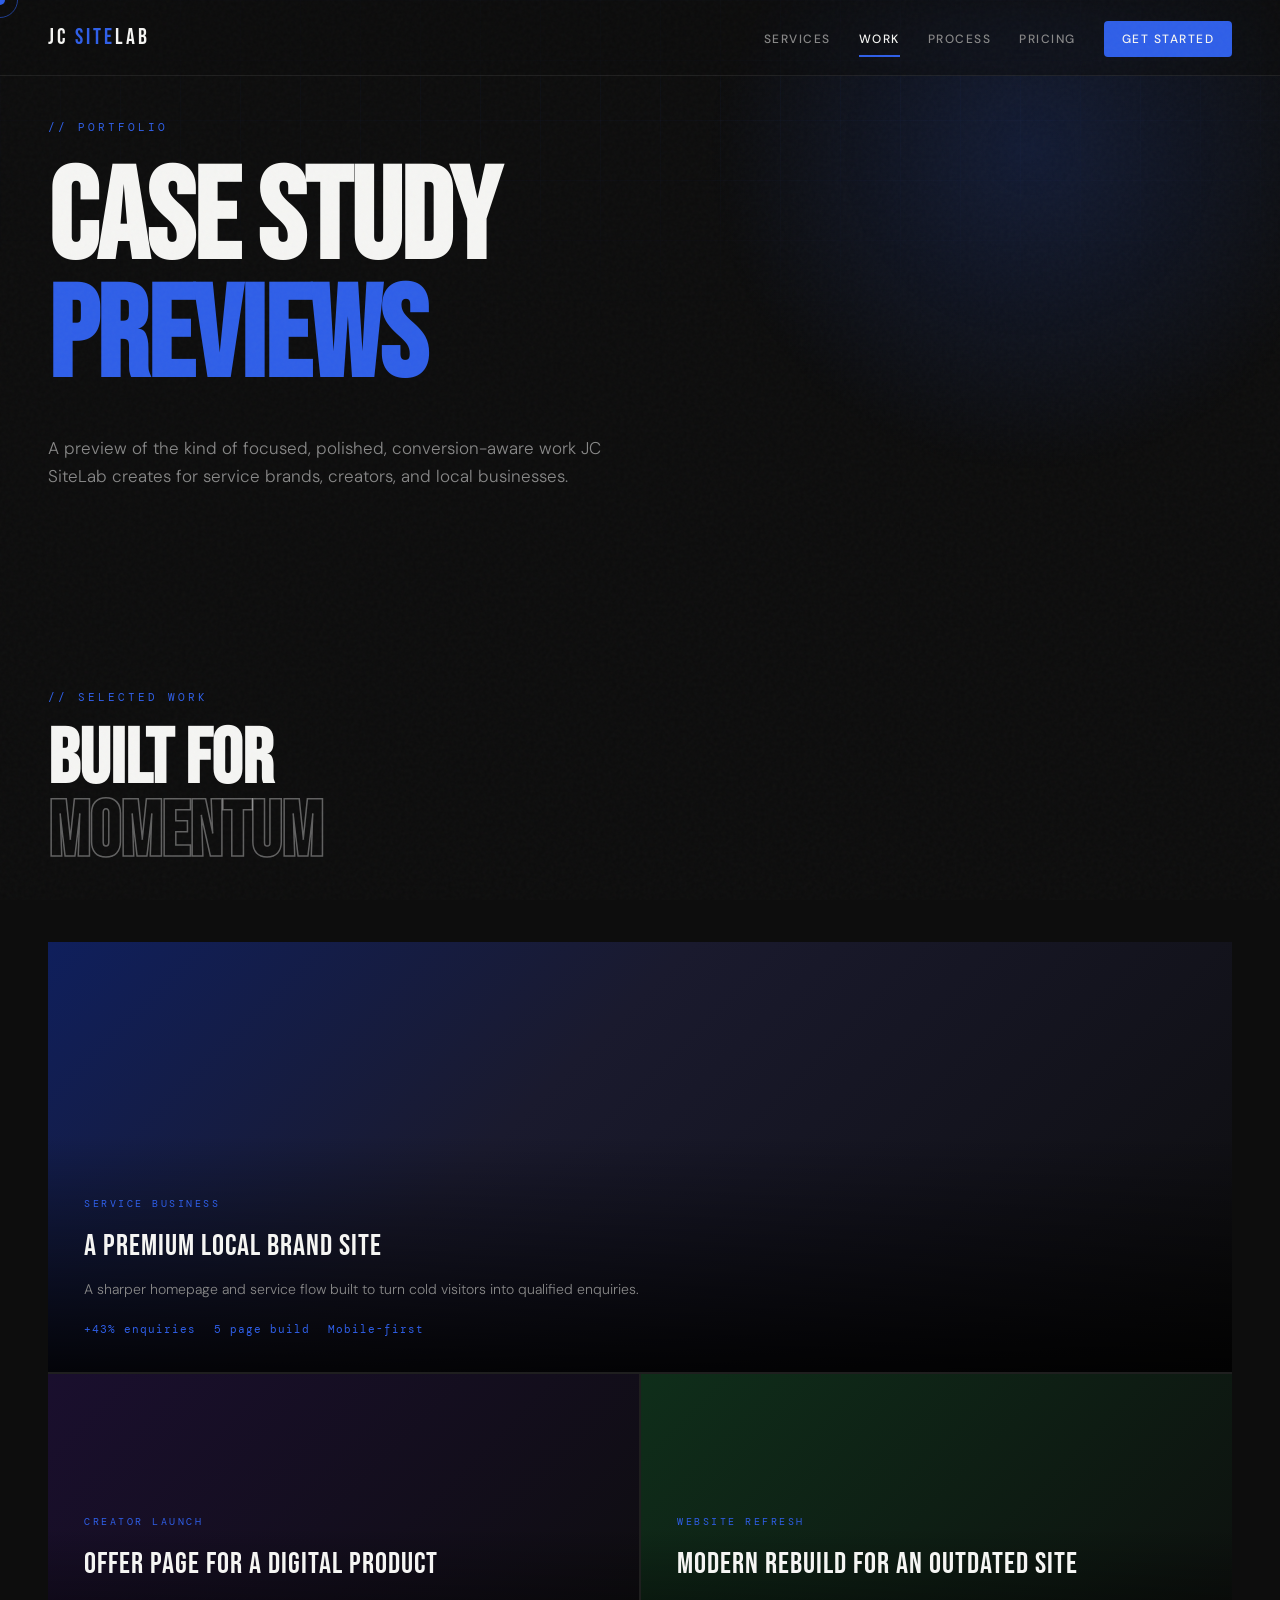
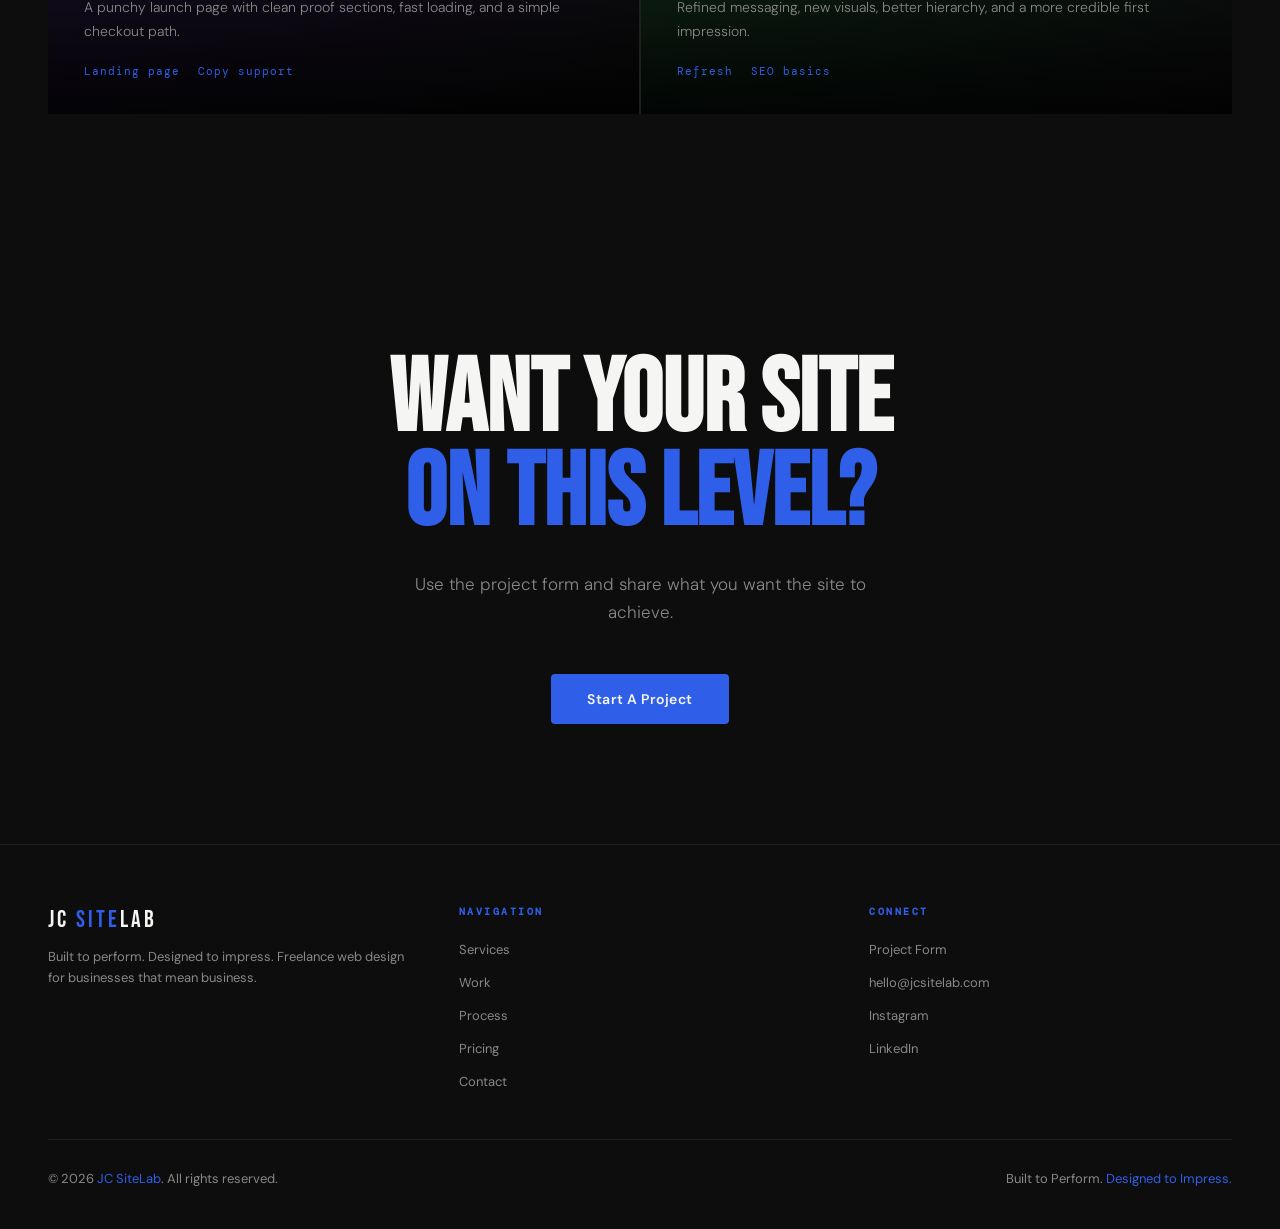
<file: work.html>
<!DOCTYPE html>
<html lang="en">
<head>
<meta charset="UTF-8">
<meta name="viewport" content="width=device-width, initial-scale=1.0">
<title>Work — JC SiteLab</title>
<link rel="preconnect" href="https://fonts.googleapis.com">
<link href="https://fonts.googleapis.com/css2?family=Bebas+Neue&family=DM+Sans:wght@300;400;500;600&family=DM+Mono:wght@400;500&display=swap" rel="stylesheet">
<link rel="stylesheet" href="style.css">
</head>
<body>
<div class="cursor" id="cursor"></div><div class="cursor-ring" id="cursorRing"></div>
<div class="page-shell">
<nav><a href="index.html" class="nav-logo">JC <span>SITE</span>LAB</a><ul><li><a href="services.html">Services</a></li><li><a href="work.html">Work</a></li><li><a href="process.html">Process</a></li><li><a href="pricing.html">Pricing</a></li><li><a href="contact.html" class="nav-cta">Get Started</a></li></ul></nav>
<section class="hero compact"><div class="hero-bg-grid"></div><div class="hero-glow"></div><p class="hero-eyebrow">// Portfolio</p><h1>CASE STUDY<br><span class="blue">PREVIEWS</span></h1><p class="hero-sub">A preview of the kind of focused, polished, conversion-aware work JC SiteLab creates for service brands, creators, and local businesses.</p></section>
<section class="section"><p class="section-label reveal">// Selected Work</p><h2 class="section-title reveal">BUILT FOR<br><span class="outline">MOMENTUM</span></h2><div class="portfolio-grid"><article class="portfolio-card p1 reveal"><div class="portfolio-bg"></div><div class="portfolio-overlay"><div class="portfolio-tag">Service Business</div><div class="portfolio-name">A premium local brand site</div><p class="case-desc">A sharper homepage and service flow built to turn cold visitors into qualified enquiries.</p><div class="case-metrics"><span>+43% enquiries</span><span>5 page build</span><span>Mobile-first</span></div></div></article><article class="portfolio-card p2 reveal reveal-delay-1"><div class="portfolio-bg"></div><div class="portfolio-overlay"><div class="portfolio-tag">Creator Launch</div><div class="portfolio-name">Offer page for a digital product</div><p class="case-desc">A punchy launch page with clean proof sections, fast loading, and a simple checkout path.</p><div class="case-metrics"><span>Landing page</span><span>Copy support</span></div></div></article><article class="portfolio-card p3 reveal reveal-delay-2"><div class="portfolio-bg"></div><div class="portfolio-overlay"><div class="portfolio-tag">Website Refresh</div><div class="portfolio-name">Modern rebuild for an outdated site</div><p class="case-desc">Refined messaging, new visuals, better hierarchy, and a more credible first impression.</p><div class="case-metrics"><span>Refresh</span><span>SEO basics</span></div></div></article></div></section>
<section class="cta-section"><h2 class="reveal">WANT YOUR SITE<br><span class="blue">ON THIS LEVEL?</span></h2><p class="reveal reveal-delay-1">Use the project form and share what you want the site to achieve.</p><a href="contact.html" class="btn-primary reveal reveal-delay-2">Start A Project</a></section>
<footer><div class="footer-brand"><div class="logo">JC <span>SITE</span>LAB</div><p>Built to perform. Designed to impress. Freelance web design for businesses that mean business.</p></div><div class="footer-links"><h4>Navigation</h4><ul><li><a href="services.html">Services</a></li><li><a href="work.html">Work</a></li><li><a href="process.html">Process</a></li><li><a href="pricing.html">Pricing</a></li><li><a href="contact.html">Contact</a></li></ul></div><div class="footer-links"><h4>Connect</h4><ul><li><a href="contact.html">Project Form</a></li><li><a href="mailto:hello@jcsitelab.com">hello@jcsitelab.com</a></li><li><a href="#">Instagram</a></li><li><a href="#">LinkedIn</a></li></ul></div><div class="footer-bottom"><p>© 2026 <span>JC SiteLab</span>. All rights reserved.</p><p>Built to Perform. <span>Designed to Impress.</span></p></div></footer>
</div><script src="script.js"></script>
</body>
</html>
</file>
<file: style.css>
:root{--black:#0d0d0d;--white:#f5f5f3;--blue:#2f5fe8;--blue-light:#4a75ff;--blue-dim:rgba(47,95,232,.12);--gray:#888;--border:rgba(255,255,255,.08)}*,*::before,*::after{box-sizing:border-box;margin:0;padding:0}html{scroll-behavior:smooth}body{background:var(--black);color:var(--white);font-family:'DM Sans',sans-serif;font-weight:400;overflow-x:hidden;cursor:none}body::before{content:'';position:fixed;inset:0;background-image:url("data:image/svg+xml,%3Csvg viewBox='0 0 256 256' xmlns='http://www.w3.org/2000/svg'%3E%3Cfilter id='noise'%3E%3CfeTurbulence type='fractalNoise' baseFrequency='0.9' numOctaves='4' stitchTiles='stitch'/%3E%3C/filter%3E%3Crect width='100%25' height='100%25' filter='url(%23noise)' opacity='1'/%3E%3C/svg%3E");opacity:.03;pointer-events:none;z-index:1000}a,button,input,select,textarea{font:inherit}a,button{cursor:none}.cursor{width:10px;height:10px;background:var(--blue);border-radius:50%;position:fixed;pointer-events:none;z-index:9999;transition:transform .15s ease,background .2s;transform:translate(-50%,-50%)}.cursor-ring{width:36px;height:36px;border:1.5px solid var(--blue);border-radius:50%;position:fixed;pointer-events:none;z-index:9998;transform:translate(-50%,-50%);transition:all .25s ease;opacity:.6}.page-shell{min-height:100vh;animation:pageIn .55s ease both}.page-shell.is-leaving{animation:pageOut .25s ease both}nav{position:fixed;top:0;left:0;right:0;display:flex;justify-content:space-between;align-items:center;padding:24px 48px;z-index:100;backdrop-filter:blur(12px);border-bottom:1px solid var(--border);background:rgba(13,13,13,.7)}.nav-logo{font-family:'Bebas Neue',sans-serif;font-size:22px;letter-spacing:3px;color:var(--white);text-decoration:none}.nav-logo span{color:var(--blue)}nav ul{list-style:none;display:flex;gap:28px;align-items:center}nav ul a{color:var(--gray);text-decoration:none;font-size:12px;font-weight:500;letter-spacing:1.5px;text-transform:uppercase;transition:color .2s}nav ul a:hover,nav ul a.active{color:var(--white)}nav ul a.active{position:relative}nav ul a.active::after{content:'';position:absolute;left:0;right:0;bottom:-10px;height:2px;background:var(--blue)}.nav-cta{background:var(--blue);color:var(--white)!important;padding:10px 18px;border-radius:4px;transition:background .2s,transform .2s!important}.nav-cta:hover{background:var(--blue-light)!important;transform:translateY(-1px)}.hero{min-height:100vh;display:flex;flex-direction:column;justify-content:center;padding:120px 48px 80px;position:relative;overflow:hidden}.hero.compact{min-height:62vh}.hero-bg-grid{position:absolute;inset:0;background-image:linear-gradient(rgba(47,95,232,.05) 1px,transparent 1px),linear-gradient(90deg,rgba(47,95,232,.05) 1px,transparent 1px);background-size:60px 60px;mask-image:radial-gradient(ellipse 80% 60% at 50% 0%,black,transparent)}.hero-glow{position:absolute;top:-200px;right:-100px;width:700px;height:700px;background:radial-gradient(circle,rgba(47,95,232,.18) 0%,transparent 65%);pointer-events:none}.hero-eyebrow,.section-label{font-family:'DM Mono',monospace;font-size:11px;letter-spacing:3px;text-transform:uppercase;color:var(--blue);margin-bottom:20px}.hero-eyebrow{margin-bottom:28px;opacity:0;animation:fadeUp .7s .2s forwards}h1{font-family:'Bebas Neue',sans-serif;font-size:clamp(68px,10vw,148px);line-height:.92;letter-spacing:-1px;max-width:950px;opacity:0;animation:fadeUp .8s .4s forwards}h1 .blue,.blue{color:var(--blue)}.outline{-webkit-text-stroke:1.5px rgba(255,255,255,.35);color:transparent}.hero-sub{margin-top:36px;font-size:17px;color:var(--gray);max-width:560px;line-height:1.65;font-weight:300;opacity:0;animation:fadeUp .8s .6s forwards}.hero-actions{display:flex;gap:16px;margin-top:42px;opacity:0;animation:fadeUp .8s .8s forwards}.btn-primary,.btn-ghost,.btn-plan{display:inline-block;text-decoration:none;border-radius:4px;font-size:14px;font-weight:600;letter-spacing:.5px;transition:all .2s}.btn-primary{background:var(--blue);color:var(--white);padding:16px 36px;border:none}.btn-primary:hover{background:var(--blue-light);transform:translateY(-2px)}.btn-ghost{background:transparent;color:var(--white);padding:16px 36px;border:1px solid rgba(255,255,255,.2)}.btn-ghost:hover{border-color:rgba(255,255,255,.5);transform:translateY(-2px)}.stats-bar{display:flex;border-top:1px solid var(--border);border-bottom:1px solid var(--border)}.stat{flex:1;padding:40px 48px;border-right:1px solid var(--border);transition:background .3s}.stat:last-child{border-right:none}.stat:hover{background:var(--blue-dim)}.stat-num{font-family:'Bebas Neue',sans-serif;font-size:56px;line-height:1}.stat-num span{color:var(--blue)}.stat-label{font-size:12px;color:var(--gray);letter-spacing:1.5px;text-transform:uppercase;margin-top:8px}.section,.process-section,.pricing,.cta-section{padding:120px 48px}.process-section,.pricing{background:rgba(255,255,255,.015)}.section-title{font-family:'Bebas Neue',sans-serif;font-size:clamp(48px,6vw,88px);line-height:.95;margin-bottom:72px}.grid-2{display:grid;grid-template-columns:repeat(2,1fr);gap:2px;background:var(--border)}.services-grid,.pricing-grid,.testimonials-grid,.lab-grid{display:grid;grid-template-columns:repeat(3,1fr);gap:2px;background:var(--border);margin-top:32px}.service-card,.pricing-card,.testimonial,.case-card,.faq-item,.lab-card,.why-card{background:var(--black);padding:44px 36px;transition:background .3s}.service-card:hover,.pricing-card:hover:not(.featured),.case-card:hover,.faq-item:hover,.lab-card:hover,.why-card:hover{background:rgba(47,95,232,.06)}.service-num,.plan-badge,.portfolio-tag,.step-label{font-family:'DM Mono',monospace;font-size:10px;letter-spacing:2.5px;text-transform:uppercase;color:var(--blue);margin-bottom:18px}.service-icon{font-size:32px;margin-bottom:24px;display:block}.service-title,.plan-name,.portfolio-name,.step-title,.case-title,.faq-question,.lab-title{font-family:'Bebas Neue',sans-serif;font-size:30px;letter-spacing:1px;margin-bottom:14px;color:var(--white)}.service-desc,.step-desc,.case-desc,.faq-answer,.lab-desc,.why-card p,.plan-period{font-size:14px;color:var(--gray);line-height:1.7;font-weight:300}.process-steps{display:grid;grid-template-columns:repeat(4,1fr);border:1px solid var(--border);margin-top:48px}.process-step{padding:48px 34px;border-right:1px solid var(--border);position:relative}.process-step:last-child{border-right:none}.step-number{font-family:'Bebas Neue',sans-serif;font-size:80px;color:rgba(47,95,232,.12);line-height:1;position:absolute;top:16px;right:24px}.portfolio-grid{display:grid;grid-template-columns:repeat(2,1fr);gap:2px;background:var(--border);margin-top:40px}.portfolio-card{background:#111;min-height:340px;position:relative;overflow:hidden}.portfolio-card:first-child{grid-column:span 2;min-height:430px}.portfolio-bg{position:absolute;inset:0;transition:transform .6s ease}.portfolio-card:hover .portfolio-bg{transform:scale(1.04)}.p1 .portfolio-bg{background:linear-gradient(135deg,#0f1f5c 0%,#1a1a2e 40%,#0d0d0d 100%)}.p2 .portfolio-bg{background:linear-gradient(135deg,#1a0f2e 0%,#0d0d0d 100%)}.p3 .portfolio-bg{background:linear-gradient(135deg,#0f2e1a 0%,#0d0d0d 100%)}.portfolio-overlay{position:absolute;inset:0;background:linear-gradient(to top,rgba(0,0,0,.86) 0%,transparent 55%);display:flex;flex-direction:column;justify-content:flex-end;padding:36px}.case-metrics{display:flex;gap:18px;flex-wrap:wrap;margin-top:20px}.case-metrics span{font-family:'DM Mono',monospace;font-size:11px;color:var(--blue);letter-spacing:1px}.pricing-card.featured{background:var(--blue)}.pricing-card.featured .plan-badge,.pricing-card.featured .plan-period,.pricing-card.featured .service-desc{color:rgba(255,255,255,.75)}.plan-price{font-family:'Bebas Neue',sans-serif;font-size:72px;line-height:1;margin:24px 0 8px}.plan-features{list-style:none;display:flex;flex-direction:column;gap:14px;margin:28px 0 36px}.plan-features li{font-size:13px;color:rgba(255,255,255,.76);display:flex;gap:10px;line-height:1.5}.comparison{width:100%;border-collapse:collapse;margin-top:48px;border:1px solid var(--border)}.comparison th,.comparison td{padding:20px;border:1px solid var(--border);text-align:left;font-size:14px}.comparison th{font-family:'DM Mono',monospace;font-size:11px;letter-spacing:2px;color:var(--blue);text-transform:uppercase}.contact-wrap{display:grid;grid-template-columns:.8fr 1.2fr;gap:2px;background:var(--border)}.contact-panel,.contact-form{background:var(--black);padding:48px}.form-grid{display:grid;grid-template-columns:1fr 1fr;gap:18px}.field{display:flex;flex-direction:column;gap:8px}.field.full{grid-column:span 2}.field label{font-family:'DM Mono',monospace;font-size:10px;letter-spacing:2px;text-transform:uppercase;color:var(--blue)}.field input,.field select,.field textarea{width:100%;background:rgba(255,255,255,.04);border:1px solid var(--border);border-radius:4px;color:var(--white);padding:14px;outline:none}.field textarea{min-height:160px;resize:vertical}.field input:focus,.field select:focus,.field textarea:focus{border-color:var(--blue)}.faq-grid{display:grid;grid-template-columns:repeat(2,1fr);gap:2px;background:var(--border)}.cta-section{text-align:center;position:relative;overflow:hidden}.cta-section h2{font-family:'Bebas Neue',sans-serif;font-size:clamp(56px,8vw,110px);line-height:.92;margin-bottom:28px}.cta-section p{font-size:17px;color:var(--gray);max-width:480px;margin:0 auto 48px;line-height:1.65;font-weight:300}footer{border-top:1px solid var(--border);padding:60px 48px 40px;display:grid;grid-template-columns:1fr 1fr 1fr;gap:48px}.footer-brand .logo{font-family:'Bebas Neue',sans-serif;font-size:24px;letter-spacing:3px;margin-bottom:12px}.footer-brand .logo span{color:var(--blue)}.footer-brand p,.footer-bottom p{font-size:13px;color:var(--gray);line-height:1.65}.footer-links h4{font-family:'DM Mono',monospace;font-size:10px;letter-spacing:2.5px;text-transform:uppercase;color:var(--blue);margin-bottom:20px}.footer-links ul{list-style:none;display:flex;flex-direction:column;gap:12px}.footer-links a{font-size:13px;color:var(--gray);text-decoration:none;transition:color .2s}.footer-links a:hover{color:var(--white)}.footer-bottom{grid-column:span 3;border-top:1px solid var(--border);padding-top:28px;display:flex;justify-content:space-between}.footer-bottom span{color:var(--blue)}.reveal{opacity:1;transform:translateY(0);transition:opacity .7s ease,transform .7s ease}.reveal-delay-1{transition-delay:.1s}.reveal-delay-2{transition-delay:.2s}.reveal-delay-3{transition-delay:.3s}@keyframes fadeUp{from{opacity:0;transform:translateY(24px)}to{opacity:1;transform:translateY(0)}}@keyframes pageIn{from{opacity:0;transform:translateY(14px)}to{opacity:1;transform:translateY(0)}}@keyframes pageOut{to{opacity:0;transform:translateX(-18px)}}@keyframes touchRipple{0%{transform:translate(-50%,-50%) scale(0);opacity:1}100%{transform:translate(-50%,-50%) scale(1);opacity:0}}@media (pointer:coarse){body{cursor:auto}.cursor,.cursor-ring{display:none!important}a,button{cursor:pointer}}@media (max-width:1000px){nav{padding:20px 24px}nav ul{gap:16px}.services-grid,.pricing-grid,.testimonials-grid,.lab-grid,.grid-2,.faq-grid,.contact-wrap{grid-template-columns:1fr}.process-steps{grid-template-columns:1fr 1fr}.portfolio-card:first-child{grid-column:span 1}.hero,.section,.process-section,.pricing,.cta-section{padding-left:24px;padding-right:24px}footer{grid-template-columns:1fr}.footer-bottom{grid-column:span 1;flex-direction:column;gap:12px}.form-grid{grid-template-columns:1fr}.field.full{grid-column:span 1}}@media (max-width:760px){nav ul{display:none}.stats-bar{flex-direction:column}.stat{border-right:none;border-bottom:1px solid var(--border)}.process-steps,.portfolio-grid{grid-template-columns:1fr}.hero-actions{flex-direction:column;align-items:flex-start}}
</file>
